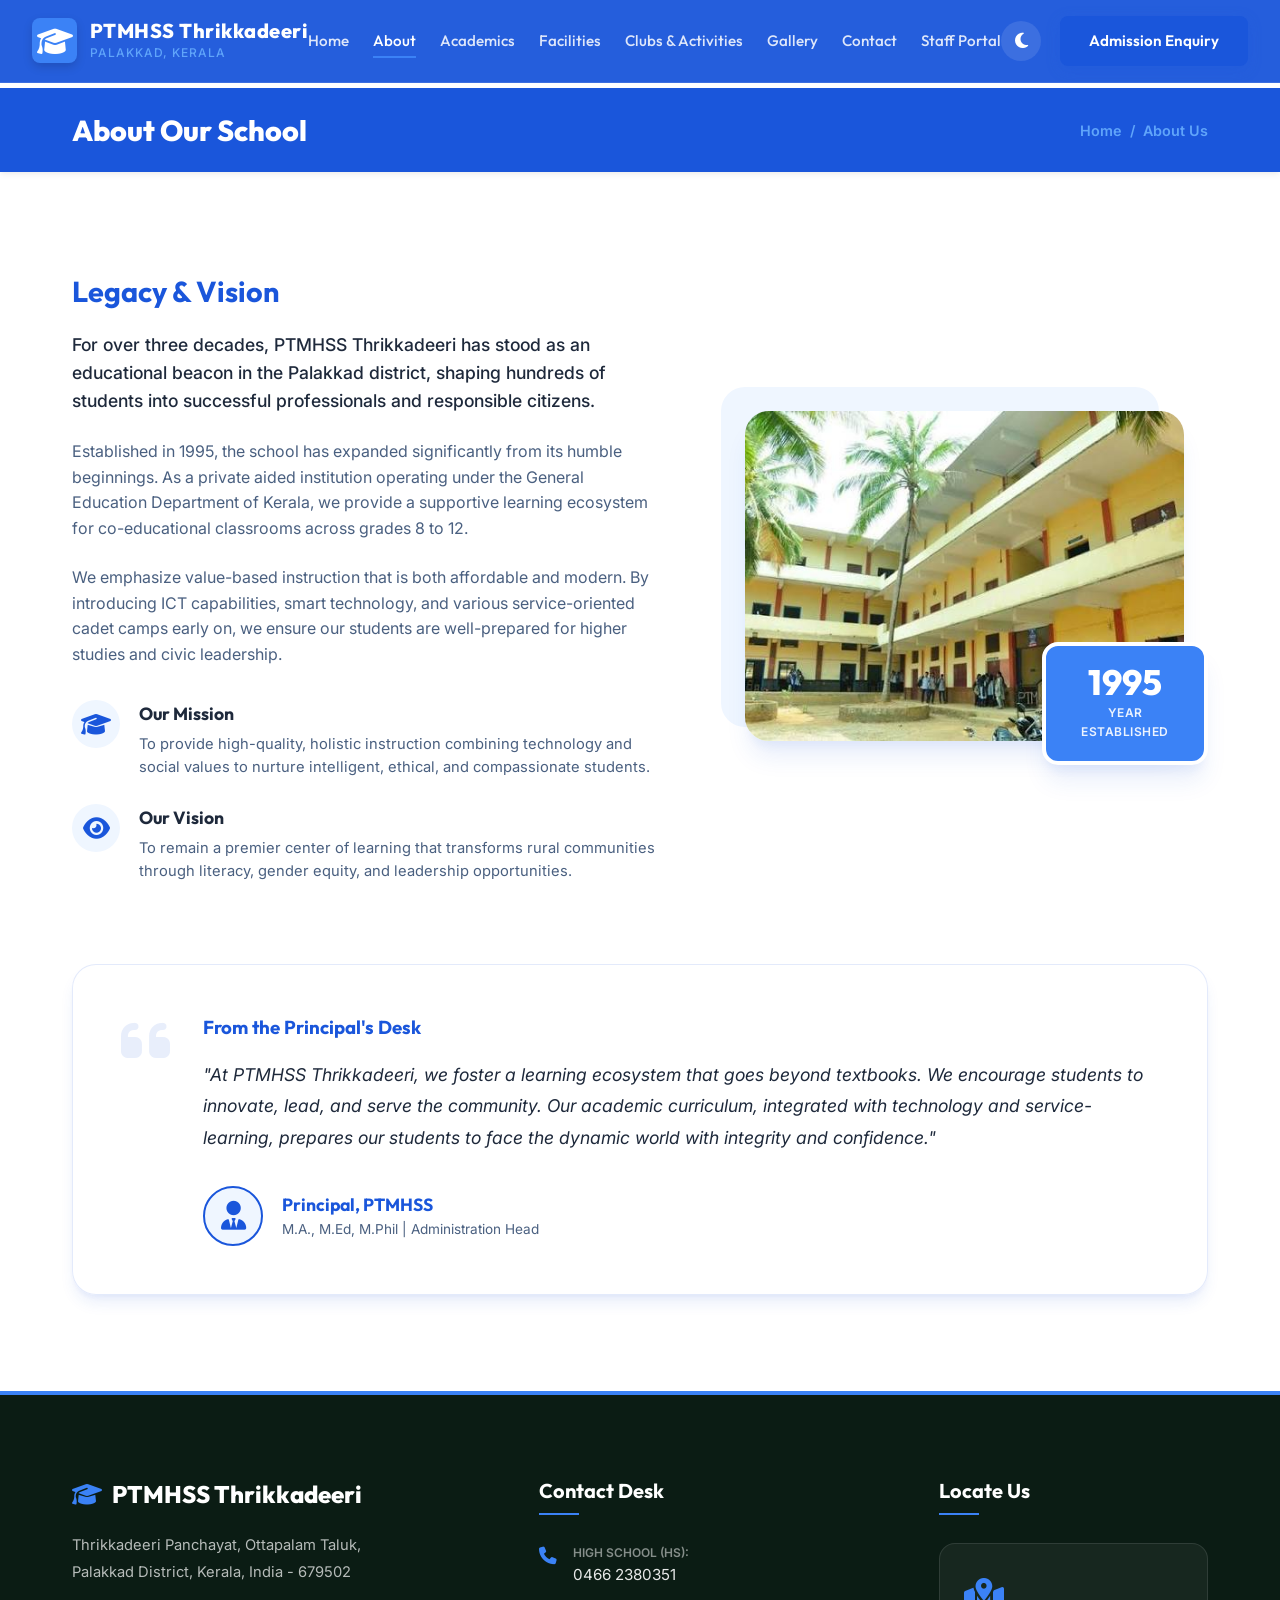
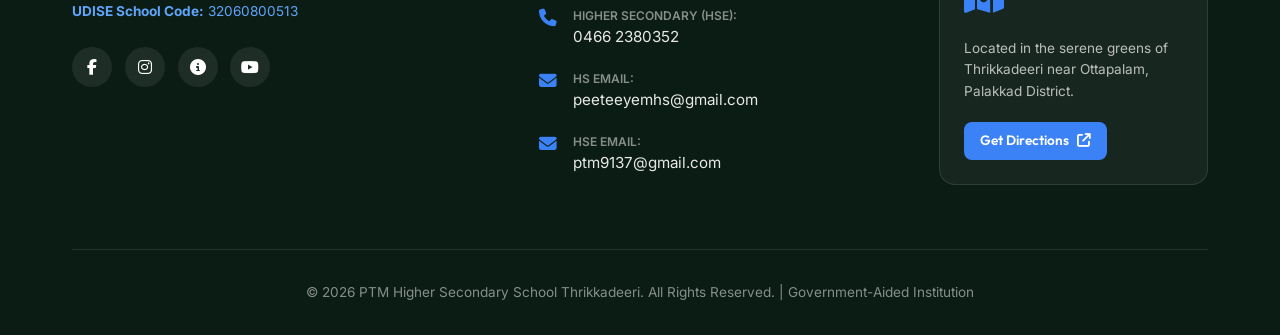
<file: about.html>
﻿<!DOCTYPE html>
<html lang="en">
<head>
    <meta charset="UTF-8">
    <meta name="viewport" content="width=device-width, initial-scale=1.0">

    <!-- ===== PRIMARY SEO ===== -->
    <title>About PTMHSS Thrikkadeeri | History, Vision &amp; Leadership | Palakkad School</title>
    <meta name="description" content="Discover the history, founding principles, vision, core values, and leadership of PTM Higher Secondary School (PTMHSS) Thrikkadeeri, Palakkad, Kerala. Established 1995.">
    <meta name="keywords" content="PTMHSS Thrikkadeeri history, PTM school about, school vision Palakkad, aided school Kerala history, Thrikkadeeri school leadership, PTMHSS principal">
    <meta name="author" content="PTMHSS Thrikkadeeri">
    <meta name="robots" content="index, follow">
    <link rel="canonical" href="https://ptmhss.in/about">

    <!-- ===== GEO / LOCAL SEO ===== -->
    <meta name="geo.region" content="IN-KL">
    <meta name="geo.placename" content="Thrikkadeeri, Palakkad, Kerala">

    <!-- ===== OPEN GRAPH ===== -->
    <meta property="og:type" content="website">
    <meta property="og:locale" content="en_IN">
    <meta property="og:site_name" content="PTMHSS Thrikkadeeri">
    <meta property="og:url" content="https://ptmhss.in/about">
    <meta property="og:title" content="About PTMHSS Thrikkadeeri | History, Vision &amp; Leadership">
    <meta property="og:description" content="Established in 1995, PTMHSS Thrikkadeeri has nurtured over 30 years of academic excellence in Palakkad, Kerala. Learn about our founding vision, values, and leadership.">
    <meta property="og:image" content="https://ptmhss.in/assets/hero.png">
    <meta property="og:image:alt" content="PTMHSS Thrikkadeeri Campus">

    <!-- ===== TWITTER CARD ===== -->
    <meta name="twitter:card" content="summary_large_image">
    <meta name="twitter:title" content="About PTMHSS Thrikkadeeri | History &amp; Vision">
    <meta name="twitter:description" content="30+ years of academic excellence. Learn about the history, vision, and leadership of PTMHSS Thrikkadeeri, Palakkad.">
    <meta name="twitter:image" content="https://ptmhss.in/assets/hero.png">

    <!-- ===== JSON-LD STRUCTURED DATA ===== -->
    <script type="application/ld+json">
    {
      "@context": "https://schema.org",
      "@graph": [
        {
          "@type": "AboutPage",
          "@id": "https://ptmhss.in/about",
          "url": "https://ptmhss.in/about",
          "name": "About PTMHSS Thrikkadeeri",
          "description": "History, vision, values, and leadership of PTM Higher Secondary School Thrikkadeeri.",
          "isPartOf": {"@id": "https://ptmhss.in/#website"},
          "about": {"@id": "https://ptmhss.in/#school"},
          "breadcrumb": {
            "@type": "BreadcrumbList",
            "itemListElement": [
              {"@type": "ListItem", "position": 1, "name": "Home", "item": "https://ptmhss.in/"},
              {"@type": "ListItem", "position": 2, "name": "About Us", "item": "https://ptmhss.in/about"}
            ]
          }
        }
      ]
    }
    </script>

    <!-- Google Fonts -->
    <link rel="preconnect" href="https://fonts.googleapis.com">
    <link rel="preconnect" href="https://fonts.gstatic.com" crossorigin>
    <link href="https://fonts.googleapis.com/css2?family=Inter:wght@300;400;500;600;700&family=Outfit:wght@400;500;600;700;800&display=swap" rel="stylesheet">

    <!-- FontAwesome Icons -->
    <link rel="stylesheet" href="https://cdnjs.cloudflare.com/ajax/libs/font-awesome/6.4.0/css/all.min.css">

    <!-- Main Style Sheet -->
    <link rel="stylesheet" href="index.css">
</head>
<body class="light-theme">
    
    <!-- Header / Navbar -->
    <header class="main-header" id="main-header">
        <div class="header-container">
            <a href="/" class="logo-area" id="header-logo-link">
                <div class="logo-icon">
                    <i class="fa-solid fa-graduation-cap"></i>
                </div>
                <div class="logo-text">
                    <span class="school-name">PTMHSS Thrikkadeeri</span>
                    <span class="school-tagline">Palakkad, Kerala</span>
                </div>
            </a>
            
            <nav class="nav-menu" id="nav-menu">
                <ul>
                    <li><a href="/" class="nav-link">Home</a></li>
                    <li><a href="/about" class="nav-link active">About</a></li>
                    <li><a href="/academics" class="nav-link">Academics</a></li>
                    <li><a href="/facilities" class="nav-link">Facilities</a></li>
                    <li><a href="/clubs" class="nav-link">Clubs & Activities</a></li>
                    <li><a href="/gallery" class="nav-link">Gallery</a></li>
                    <li><a href="/contact" class="nav-link">Contact</a></li>
                    <li><a href="/admin" class="nav-link">Staff Portal</a></li>
                </ul>
            </nav>

            <div class="header-actions">
                <button class="theme-toggle-btn" id="theme-toggle-btn" aria-label="Toggle dark/light theme">
                    <i class="fa-solid fa-moon"></i>
                </button>
                <a href="contact.html#enquiry" class="btn btn-primary btn-nav-action" id="nav-enquiry-btn">Admission Enquiry</a>
                <button class="mobile-nav-toggle" id="mobile-nav-toggle" aria-label="Toggle menu">
                    <i class="fa-solid fa-bars"></i>
                </button>
            </div>
        </div>
    </header>

    <!-- Mobile Nav Overlay -->
    <div class="mobile-menu-overlay" id="mobile-menu-overlay">
        <div class="mobile-menu-content">
            <button class="mobile-menu-close" id="mobile-menu-close" aria-label="Close menu">
                <i class="fa-solid fa-xmark"></i>
            </button>
            <nav class="mobile-nav">
                <ul>
                    <li><a href="/" class="mobile-nav-link">Home</a></li>
                    <li><a href="/about" class="mobile-nav-link">About</a></li>
                    <li><a href="/academics" class="mobile-nav-link">Academics</a></li>
                    <li><a href="/facilities" class="mobile-nav-link">Facilities</a></li>
                    <li><a href="/clubs" class="mobile-nav-link">Clubs & Activities</a></li>
                    <li><a href="/gallery" class="mobile-nav-link">Gallery</a></li>
                    <li><a href="/contact" class="mobile-nav-link">Contact</a></li>
                    <li><a href="/admin" class="mobile-nav-link">Staff Portal</a></li>
                </ul>
            </nav>
            <a href="contact.html#enquiry" class="btn btn-primary mobile-menu-cta" id="mobile-nav-enquiry-btn">Admission Enquiry</a>
        </div>
    </div>

    <main style="padding-top: 5.5rem;">
        
        <!-- Breadcrumb / Page Banner -->
        <section class="ticker-section" style="padding: 1.2rem 0; background-color: var(--clr-primary);">
            <div class="container" style="display: flex; justify-content: space-between; align-items: center; flex-wrap: wrap; gap: 0.5rem;">
                <h1 style="font-family: var(--font-heading); font-size: 1.8rem; font-weight: 800; color: #ffffff;">About Our School</h1>
                <span style="font-size: 0.9rem; color: var(--clr-accent); font-weight: 600;">
                    <a href="/" style="color: inherit; text-decoration: none;">Home</a> &nbsp;/&nbsp; About Us
                </span>
            </div>
        </section>

        <!-- About Core Section -->
        <section class="about-section section-padding">
            <div class="container">
                <div class="about-grid">
                    <div class="about-info-panel">
                        <h3>Legacy & Vision</h3>
                        <p class="lead-text">For over three decades, PTMHSS Thrikkadeeri has stood as an educational beacon in the Palakkad district, shaping hundreds of students into successful professionals and responsible citizens.</p>
                        <p>Established in 1995, the school has expanded significantly from its humble beginnings. As a private aided institution operating under the General Education Department of Kerala, we provide a supportive learning ecosystem for co-educational classrooms across grades 8 to 12.</p>
                        <p>We emphasize value-based instruction that is both affordable and modern. By introducing ICT capabilities, smart technology, and various service-oriented cadet camps early on, we ensure our students are well-prepared for higher studies and civic leadership.</p>
                        
                        <div class="about-values">
                            <div class="value-item">
                                <div class="value-icon"><i class="fa-solid fa-graduation-cap"></i></div>
                                <div class="value-text">
                                    <h4>Our Mission</h4>
                                    <p>To provide high-quality, holistic instruction combining technology and social values to nurture intelligent, ethical, and compassionate students.</p>
                                </div>
                            </div>
                            <div class="value-item">
                                <div class="value-icon"><i class="fa-solid fa-eye"></i></div>
                                <div class="value-text">
                                    <h4>Our Vision</h4>
                                    <p>To remain a premier center of learning that transforms rural communities through literacy, gender equity, and leadership opportunities.</p>
                                </div>
                            </div>
                        </div>
                    </div>
                    
                    <div class="about-image-panel">
                        <div class="image-wrapper">
                            <div class="glass-bg-accent"></div>
                            <img src="assets/hero.png" alt="PTMHSS Campus Building surrounded by coconut palms" class="about-main-image">
                            <div class="floating-badge">
                                <span class="badge-num">1995</span>
                                <span class="badge-lbl">Year Established</span>
                            </div>
                        </div>
                    </div>
                </div>

                <!-- Principal Desk Card -->
                <div class="principal-message-card">
                    <div class="message-quote-icon"><i class="fa-solid fa-quote-left"></i></div>
                    <div class="message-content">
                        <h3 style="font-family: var(--font-heading); color: var(--clr-primary); margin-bottom: 1rem;">From the Principal's Desk</h3>
                        <p class="principal-quote">"At PTMHSS Thrikkadeeri, we foster a learning ecosystem that goes beyond textbooks. We encourage students to innovate, lead, and serve the community. Our academic curriculum, integrated with technology and service-learning, prepares our students to face the dynamic world with integrity and confidence."</p>
                        <div class="principal-profile">
                            <div class="principal-avatar">
                                <i class="fa-solid fa-user-tie"></i>
                            </div>
                            <div class="principal-details">
                                <span class="p-name">Principal, PTMHSS</span>
                                <span class="p-title">M.A., M.Ed, M.Phil | Administration Head</span>
                            </div>
                        </div>
                    </div>
                </div>
            </div>
        </section>

    </main>

    <!-- Footer -->
    <footer class="site-footer" id="contact">
        <div class="container">
            <div class="footer-grid">
                <!-- Address Area -->
                <div class="footer-widget address-widget">
                    <div class="footer-logo">
                        <i class="fa-solid fa-graduation-cap"></i>
                        <span>PTMHSS Thrikkadeeri</span>
                    </div>
                    <p class="school-address">
                        Thrikkadeeri Panchayat, Ottapalam Taluk,<br>
                        Palakkad District, Kerala, India - 679502
                    </p>
                    <p class="udise-code">
                        <strong>UDISE School Code:</strong> 32060800513
                    </p>
                    <div class="social-links">
                        <a href="#" aria-label="Facebook"><i class="fa-brands fa-facebook-f"></i></a>
                        <a href="https://www.instagram.com/ptmhss_trikkaderi_official/" target="_blank" rel="noopener noreferrer" aria-label="Instagram"><i class="fa-brands fa-instagram"></i></a>
                        <a href="https://schoolwiki.in/PTM_HSS_Thrikkadeeri" target="_blank" aria-label="SchoolWiki"><i class="fa-solid fa-circle-info"></i></a>
                        <a href="#" aria-label="YouTube"><i class="fa-brands fa-youtube"></i></a>
                    </div>
                </div>

                <!-- Contact details -->
                <div class="footer-widget contact-widget">
                    <h3>Contact Desk</h3>
                    <div class="contact-links">
                        <div class="contact-row">
                            <i class="fa-solid fa-phone"></i>
                            <div>
                                <span>High School (HS):</span>
                                <a href="tel:04662380351">0466 2380351</a>
                            </div>
                        </div>
                        <div class="contact-row">
                            <i class="fa-solid fa-phone"></i>
                            <div>
                                <span>Higher Secondary (HSE):</span>
                                <a href="tel:04662380352">0466 2380352</a>
                            </div>
                        </div>
                        <div class="contact-row">
                            <i class="fa-solid fa-envelope"></i>
                            <div>
                                <span>HS Email:</span>
                                <a href="mailto:peeteeyemhs@gmail.com">peeteeyemhs@gmail.com</a>
                            </div>
                        </div>
                        <div class="contact-row">
                            <i class="fa-solid fa-envelope"></i>
                            <div>
                                <span>HSE Email:</span>
                                <a href="mailto:ptm9137@gmail.com">ptm9137@gmail.com</a>
                            </div>
                        </div>
                    </div>
                </div>

                <!-- Map / Quick Links -->
                <div class="footer-widget links-widget">
                    <h3>Locate Us</h3>
                    <div class="map-card">
                        <div class="map-icon">
                            <i class="fa-solid fa-map-location-dot"></i>
                        </div>
                        <p>Located in the serene greens of Thrikkadeeri near Ottapalam, Palakkad District.</p>
                        <a href="https://maps.google.com/?q=PTM+HSS+Thrikkadeeri+Palakkad+Kerala" target="_blank" class="map-btn">
                            Get Directions <i class="fa-solid fa-arrow-up-right-from-square"></i>
                        </a>
                    </div>
                </div>
            </div>

            <div class="footer-bottom">
                <p>&copy; 2026 PTM Higher Secondary School Thrikkadeeri. All Rights Reserved. | Government-Aided Institution</p>
            </div>
        </div>
    </footer>

    <!-- Main JavaScript -->
    <script src="index.js"></script>
</body>
</html>
</file>
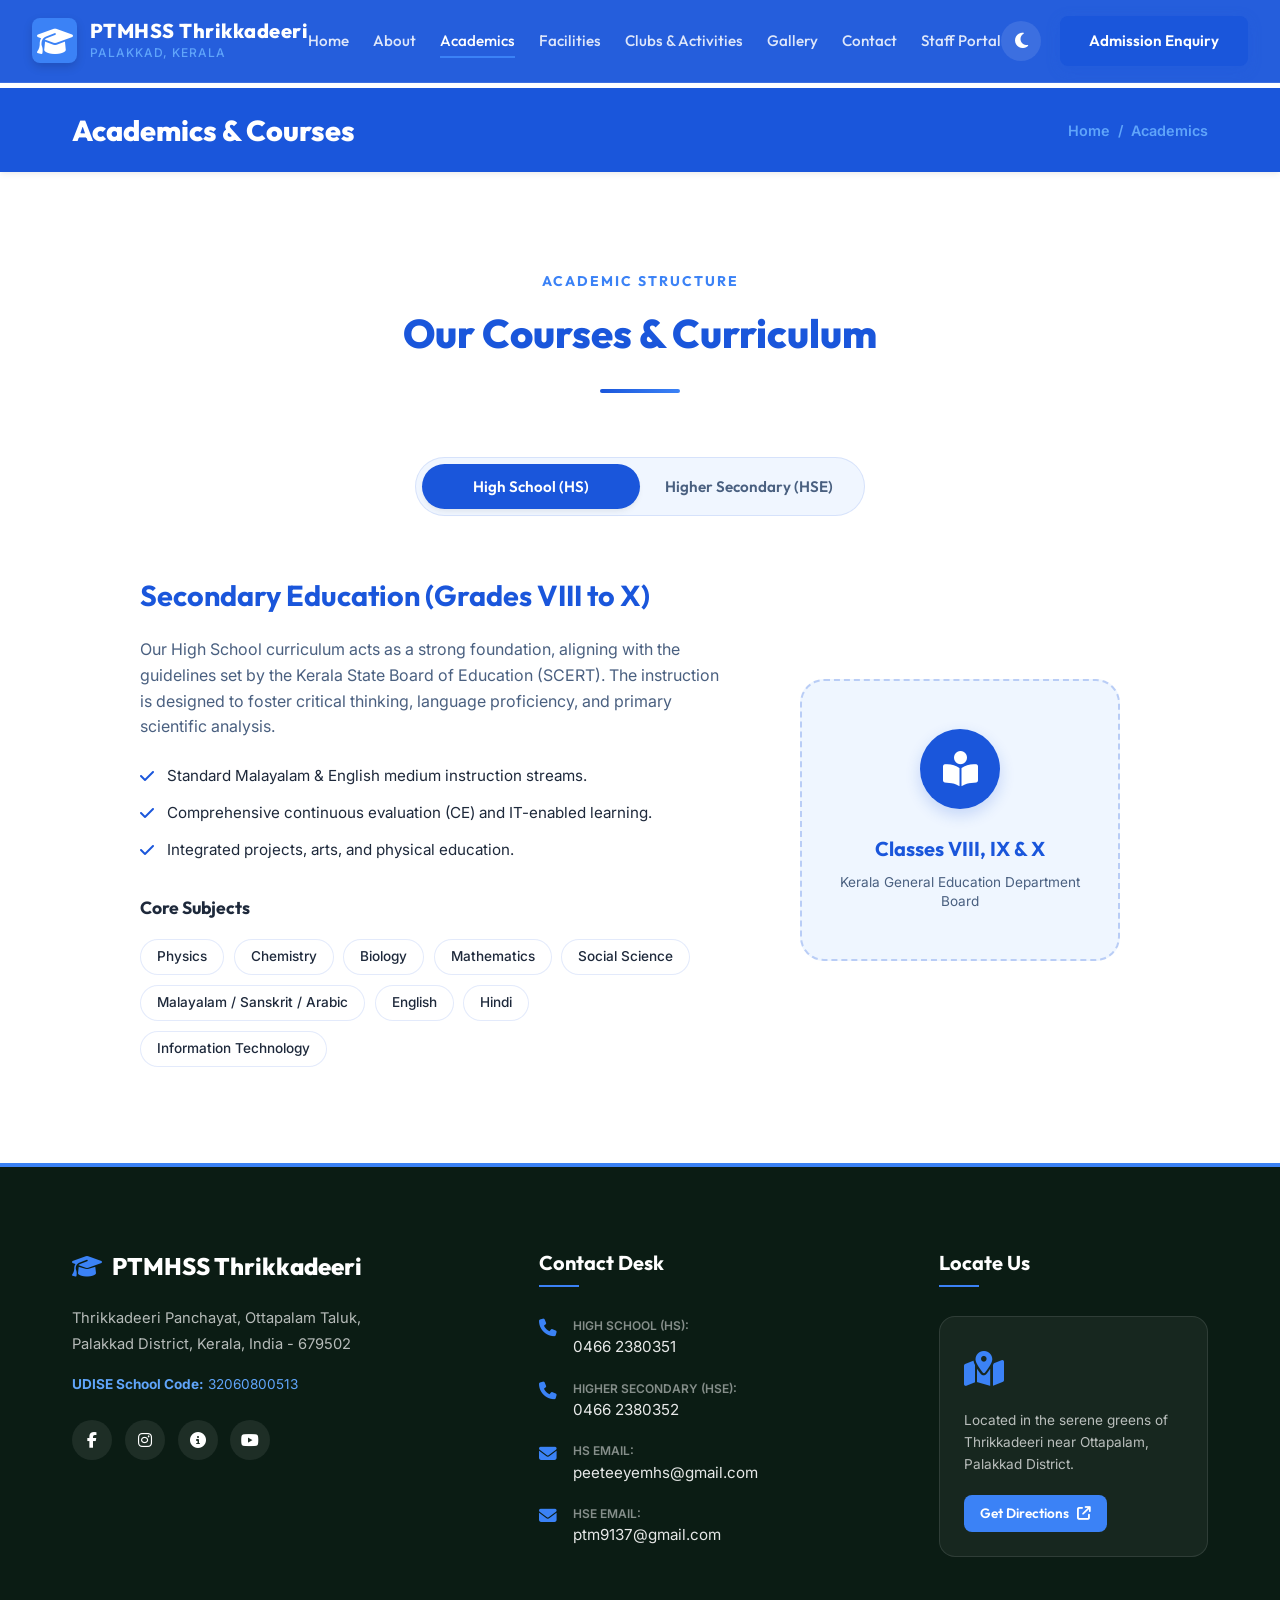
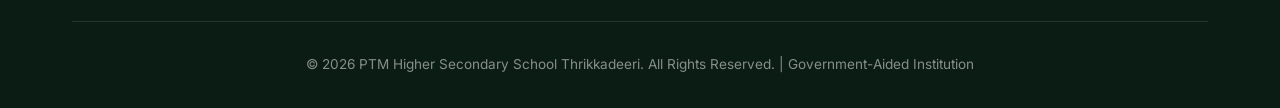
<file: academics.html>
﻿<!DOCTYPE html>
<html lang="en">

<head>
    <meta charset="UTF-8">
    <meta name="viewport" content="width=device-width, initial-scale=1.0">

    <!-- ===== PRIMARY SEO ===== -->
    <title>Academics &amp; Courses | Science &amp; Commerce Streams | PTMHSS Thrikkadeeri Palakkad</title>
    <meta name="description" content="Explore High School (Classes 8-10) and Higher Secondary (Science &amp; Commerce, Classes 11-12) academic streams, subjects, and curriculum at PTMHSS Thrikkadeeri, Palakkad, Kerala State Board.">
    <meta name="keywords" content="PTMHSS academics, Higher Secondary Science Palakkad, HSS Commerce Palakkad, Kerala state board curriculum, classes 8 to 12 Palakkad, DHSE Kerala, SCERT curriculum Thrikkadeeri">
    <meta name="author" content="PTMHSS Thrikkadeeri">
    <meta name="robots" content="index, follow">
    <link rel="canonical" href="https://ptmhss.in/academics">

    <!-- ===== GEO ===== -->
    <meta name="geo.region" content="IN-KL">
    <meta name="geo.placename" content="Thrikkadeeri, Palakkad, Kerala">

    <!-- ===== OPEN GRAPH ===== -->
    <meta property="og:type" content="website">
    <meta property="og:locale" content="en_IN">
    <meta property="og:site_name" content="PTMHSS Thrikkadeeri">
    <meta property="og:url" content="https://ptmhss.in/academics">
    <meta property="og:title" content="Academics | Science &amp; Commerce Streams | PTMHSS Thrikkadeeri">
    <meta property="og:description" content="PTMHSS Thrikkadeeri offers Kerala State Board High School (Gr. 8-10) and Higher Secondary Science &amp; Commerce (Gr. 11-12) streams with rigorous academics and expert faculty.">
    <meta property="og:image" content="https://ptmhss.in/assets/hero.png">
    <meta property="og:image:alt" content="PTMHSS Thrikkadeeri Academics">

    <!-- ===== TWITTER CARD ===== -->
    <meta name="twitter:card" content="summary_large_image">
    <meta name="twitter:title" content="Academics | PTMHSS Thrikkadeeri Palakkad">
    <meta name="twitter:description" content="Kerala State Board High School &amp; Higher Secondary (Science, Commerce) streams at PTMHSS Thrikkadeeri, Palakkad.">
    <meta name="twitter:image" content="https://ptmhss.in/assets/hero.png">

    <!-- ===== JSON-LD STRUCTURED DATA ===== -->
    <script type="application/ld+json">
    {
      "@context": "https://schema.org",
      "@graph": [
        {
          "@type": "WebPage",
          "@id": "https://ptmhss.in/academics",
          "url": "https://ptmhss.in/academics",
          "name": "Academics & Courses | PTMHSS Thrikkadeeri",
          "description": "High School and Higher Secondary academic streams at PTMHSS Thrikkadeeri.",
          "isPartOf": {"@id": "https://ptmhss.in/#website"},
          "breadcrumb": {
            "@type": "BreadcrumbList",
            "itemListElement": [
              {"@type": "ListItem", "position": 1, "name": "Home", "item": "https://ptmhss.in/"},
              {"@type": "ListItem", "position": 2, "name": "Academics", "item": "https://ptmhss.in/academics"}
            ]
          }
        },
        {
          "@type": "Course",
          "name": "Higher Secondary Science Stream",
          "description": "Kerala DHSE Science stream with Physics, Chemistry, Biology, Mathematics for classes XI & XII at PTMHSS Thrikkadeeri.",
          "provider": {"@id": "https://ptmhss.in/#school"},
          "educationalLevel": "Higher Secondary",
          "hasCourseInstance": {"@type": "CourseInstance", "courseMode": "Onsite", "location": {"@type": "Place", "name": "PTMHSS Thrikkadeeri, Palakkad"}}
        },
        {
          "@type": "Course",
          "name": "Higher Secondary Commerce Stream",
          "description": "Kerala DHSE Commerce stream with Accountancy, Business Studies, Economics, Computer Applications for classes XI & XII at PTMHSS Thrikkadeeri.",
          "provider": {"@id": "https://ptmhss.in/#school"},
          "educationalLevel": "Higher Secondary",
          "hasCourseInstance": {"@type": "CourseInstance", "courseMode": "Onsite", "location": {"@type": "Place", "name": "PTMHSS Thrikkadeeri, Palakkad"}}
        }
      ]
    }
    </script>

    <!-- Google Fonts -->
    <link rel="preconnect" href="https://fonts.googleapis.com">
    <link rel="preconnect" href="https://fonts.gstatic.com" crossorigin>
    <link href="https://fonts.googleapis.com/css2?family=Inter:wght@300;400;500;600;700&family=Outfit:wght@400;500;600;700;800&display=swap" rel="stylesheet">

    <!-- FontAwesome Icons -->
    <link rel="stylesheet" href="https://cdnjs.cloudflare.com/ajax/libs/font-awesome/6.4.0/css/all.min.css">

    <!-- Main Style Sheet -->
    <link rel="stylesheet" href="index.css">
</head>

<body class="light-theme">

    <!-- Header / Navbar -->
    <header class="main-header" id="main-header">
        <div class="header-container">
            <a href="/" class="logo-area" id="header-logo-link">
                <div class="logo-icon">
                    <i class="fa-solid fa-graduation-cap"></i>
                </div>
                <div class="logo-text">
                    <span class="school-name">PTMHSS Thrikkadeeri</span>
                    <span class="school-tagline">Palakkad, Kerala</span>
                </div>
            </a>

            <nav class="nav-menu" id="nav-menu">
                <ul>
                    <li><a href="/" class="nav-link">Home</a></li>
                    <li><a href="/about" class="nav-link">About</a></li>
                    <li><a href="/academics" class="nav-link active">Academics</a></li>
                    <li><a href="/facilities" class="nav-link">Facilities</a></li>
                    <li><a href="/clubs" class="nav-link">Clubs & Activities</a></li>
                    <li><a href="/gallery" class="nav-link">Gallery</a></li>
                    <li><a href="/contact" class="nav-link">Contact</a></li>
                    <li><a href="/admin" class="nav-link">Staff Portal</a></li>
                </ul>
            </nav>

            <div class="header-actions">
                <button class="theme-toggle-btn" id="theme-toggle-btn" aria-label="Toggle dark/light theme">
                    <i class="fa-solid fa-moon"></i>
                </button>
                <a href="contact.html#enquiry" class="btn btn-primary btn-nav-action" id="nav-enquiry-btn">Admission
                    Enquiry</a>
                <button class="mobile-nav-toggle" id="mobile-nav-toggle" aria-label="Toggle menu">
                    <i class="fa-solid fa-bars"></i>
                </button>
            </div>
        </div>
    </header>

    <!-- Mobile Nav Overlay -->
    <div class="mobile-menu-overlay" id="mobile-menu-overlay">
        <div class="mobile-menu-content">
            <button class="mobile-menu-close" id="mobile-menu-close" aria-label="Close menu">
                <i class="fa-solid fa-xmark"></i>
            </button>
            <nav class="mobile-nav">
                <ul>
                    <li><a href="/" class="mobile-nav-link">Home</a></li>
                    <li><a href="/about" class="mobile-nav-link">About</a></li>
                    <li><a href="/academics" class="mobile-nav-link">Academics</a></li>
                    <li><a href="/facilities" class="mobile-nav-link">Facilities</a></li>
                    <li><a href="/clubs" class="mobile-nav-link">Clubs & Activities</a></li>
                    <li><a href="/gallery" class="mobile-nav-link">Gallery</a></li>
                    <li><a href="/contact" class="mobile-nav-link">Contact</a></li>
                    <li><a href="/admin" class="mobile-nav-link">Staff Portal</a></li>
                </ul>
            </nav>
            <a href="contact.html#enquiry" class="btn btn-primary mobile-menu-cta" id="mobile-nav-enquiry-btn">Admission
                Enquiry</a>
        </div>
    </div>

    <main style="padding-top: 5.5rem;">

        <!-- Page Banner -->
        <section class="ticker-section" style="padding: 1.2rem 0; background-color: var(--clr-primary);">
            <div class="container"
                style="display: flex; justify-content: space-between; align-items: center; flex-wrap: wrap; gap: 0.5rem;">
                <h1 style="font-family: var(--font-heading); font-size: 1.8rem; font-weight: 800; color: #ffffff;">
                    Academics & Courses</h1>
                <span style="font-size: 0.9rem; color: var(--clr-accent); font-weight: 600;">
                    <a href="/" style="color: inherit; text-decoration: none;">Home</a> &nbsp;/&nbsp; Academics
                </span>
            </div>
        </section>

        <!-- Academics Section -->
        <section class="academics-section section-padding">
            <div class="container">
                <div class="section-header text-center">
                    <span class="subtitle">Academic Structure</span>
                    <h2 class="section-title">Our Courses & Curriculum</h2>
                    <div class="divider"></div>
                </div>

                <div class="academics-tabs-container">
                    <div class="academics-tabs">
                        <button class="tab-btn active" data-tab="high-school" id="tab-hs-btn">High School (HS)</button>
                        <button class="tab-btn" data-tab="higher-secondary" id="tab-hse-btn">Higher Secondary
                            (HSE)</button>
                    </div>

                    <div class="tab-content active" id="high-school">
                        <div class="academics-grid">
                            <div class="academics-info">
                                <h3>Secondary Education (Grades VIII to X)</h3>
                                <p>Our High School curriculum acts as a strong foundation, aligning with the guidelines
                                    set by the Kerala State Board of Education (SCERT). The instruction is designed to
                                    foster critical thinking, language proficiency, and primary scientific analysis.</p>
                                <ul class="features-list">
                                    <li><i class="fa-solid fa-check"></i> Standard Malayalam & English medium
                                        instruction streams.</li>
                                    <li><i class="fa-solid fa-check"></i> Comprehensive continuous evaluation (CE) and
                                        IT-enabled learning.</li>
                                    <li><i class="fa-solid fa-check"></i> Integrated projects, arts, and physical
                                        education.</li>
                                </ul>
                                <div class="stream-subjects">
                                    <h4>Core Subjects</h4>
                                    <div class="subject-tags">
                                        <span class="subject-tag">Physics</span>
                                        <span class="subject-tag">Chemistry</span>
                                        <span class="subject-tag">Biology</span>
                                        <span class="subject-tag">Mathematics</span>
                                        <span class="subject-tag">Social Science</span>
                                        <span class="subject-tag">Malayalam / Sanskrit / Arabic</span>
                                        <span class="subject-tag">English</span>
                                        <span class="subject-tag">Hindi</span>
                                        <span class="subject-tag">Information Technology</span>
                                    </div>
                                </div>
                            </div>
                            <div class="academics-graphic">
                                <div class="academic-icon-card">
                                    <div class="icon-circle"><i class="fa-solid fa-book-open-reader"></i></div>
                                    <h4>Classes VIII, IX & X</h4>
                                    <p>Kerala General Education Department Board</p>
                                </div>
                            </div>
                        </div>
                    </div>

                    <div class="tab-content" id="higher-secondary">
                        <div class="academics-grid">
                            <div class="academics-info">
                                <h3>Higher Secondary Education (Grades XI & XII)</h3>
                                <p>PTMHSS offers specialized streams under the Kerala Higher Secondary Directorate.
                                    These programs are tailored for students aiming for advanced degree programs in
                                    medical, engineering, research, and financial domains.</p>

                                <div class="stream-boxes">
                                    <div class="stream-box">
                                        <div class="stream-header">
                                            <i class="fa-solid fa-flask"></i>
                                            <span>Science Stream</span>
                                        </div>
                                        <p>Focuses on experimental sciences and analytical mathematical systems.</p>
                                        <span class="stream-sub">Physics, Chemistry, Biology, Mathematics</span>
                                    </div>
                                    <div class="stream-box">
                                        <div class="stream-header">
                                            <i class="fa-solid fa-coins"></i>
                                            <span>Commerce Stream</span>
                                        </div>
                                        <p>Deals with financial practices, enterprise structures, and computing.</p>
                                        <span class="stream-sub">Accountancy, Business Studies, Economics, Computer
                                            Applications</span>
                                    </div>

                                </div>
                            </div>
                            <div class="academics-graphic">
                                <div class="academic-icon-card">
                                    <div class="icon-circle"><i class="fa-solid fa-building-columns"></i></div>
                                    <h4>Classes XI & XII</h4>
                                    <p>Kerala Directorate of Higher Secondary Education (DHSE)</p>
                                </div>
                            </div>
                        </div>
                    </div>
                </div>
            </div>
        </section>

    </main>

    <!-- Footer -->
    <footer class="site-footer" id="contact">
        <div class="container">
            <div class="footer-grid">
                <!-- Address Area -->
                <div class="footer-widget address-widget">
                    <div class="footer-logo">
                        <i class="fa-solid fa-graduation-cap"></i>
                        <span>PTMHSS Thrikkadeeri</span>
                    </div>
                    <p class="school-address">
                        Thrikkadeeri Panchayat, Ottapalam Taluk,<br>
                        Palakkad District, Kerala, India - 679502
                    </p>
                    <p class="udise-code">
                        <strong>UDISE School Code:</strong> 32060800513
                    </p>
                    <div class="social-links">
                        <a href="#" aria-label="Facebook"><i class="fa-brands fa-facebook-f"></i></a>
                        <a href="https://www.instagram.com/ptmhss_trikkaderi_official/" target="_blank" rel="noopener noreferrer" aria-label="Instagram"><i class="fa-brands fa-instagram"></i></a>
                        <a href="https://schoolwiki.in/PTM_HSS_Thrikkadeeri" target="_blank" aria-label="SchoolWiki"><i class="fa-solid fa-circle-info"></i></a>
                        <a href="#" aria-label="YouTube"><i class="fa-brands fa-youtube"></i></a>
                    </div>
                </div>

                <!-- Contact details -->
                <div class="footer-widget contact-widget">
                    <h3>Contact Desk</h3>
                    <div class="contact-links">
                        <div class="contact-row">
                            <i class="fa-solid fa-phone"></i>
                            <div>
                                <span>High School (HS):</span>
                                <a href="tel:04662380351">0466 2380351</a>
                            </div>
                        </div>
                        <div class="contact-row">
                            <i class="fa-solid fa-phone"></i>
                            <div>
                                <span>Higher Secondary (HSE):</span>
                                <a href="tel:04662380352">0466 2380352</a>
                            </div>
                        </div>
                        <div class="contact-row">
                            <i class="fa-solid fa-envelope"></i>
                            <div>
                                <span>HS Email:</span>
                                <a href="mailto:peeteeyemhs@gmail.com">peeteeyemhs@gmail.com</a>
                            </div>
                        </div>
                        <div class="contact-row">
                            <i class="fa-solid fa-envelope"></i>
                            <div>
                                <span>HSE Email:</span>
                                <a href="mailto:ptm9137@gmail.com">ptm9137@gmail.com</a>
                            </div>
                        </div>
                    </div>
                </div>

                <!-- Map / Quick Links -->
                <div class="footer-widget links-widget">
                    <h3>Locate Us</h3>
                    <div class="map-card">
                        <div class="map-icon">
                            <i class="fa-solid fa-map-location-dot"></i>
                        </div>
                        <p>Located in the serene greens of Thrikkadeeri near Ottapalam, Palakkad District.</p>
                        <a href="https://maps.google.com/?q=PTM+HSS+Thrikkadeeri+Palakkad+Kerala" target="_blank"
                            class="map-btn">
                            Get Directions <i class="fa-solid fa-arrow-up-right-from-square"></i>
                        </a>
                    </div>
                </div>
            </div>

            <div class="footer-bottom">
                <p>&copy; 2026 PTM Higher Secondary School Thrikkadeeri. All Rights Reserved. | Government-Aided
                    Institution</p>
            </div>
        </div>
    </footer>

    <!-- Main JavaScript -->
    <script src="index.js"></script>
</body>

</html>
</file>
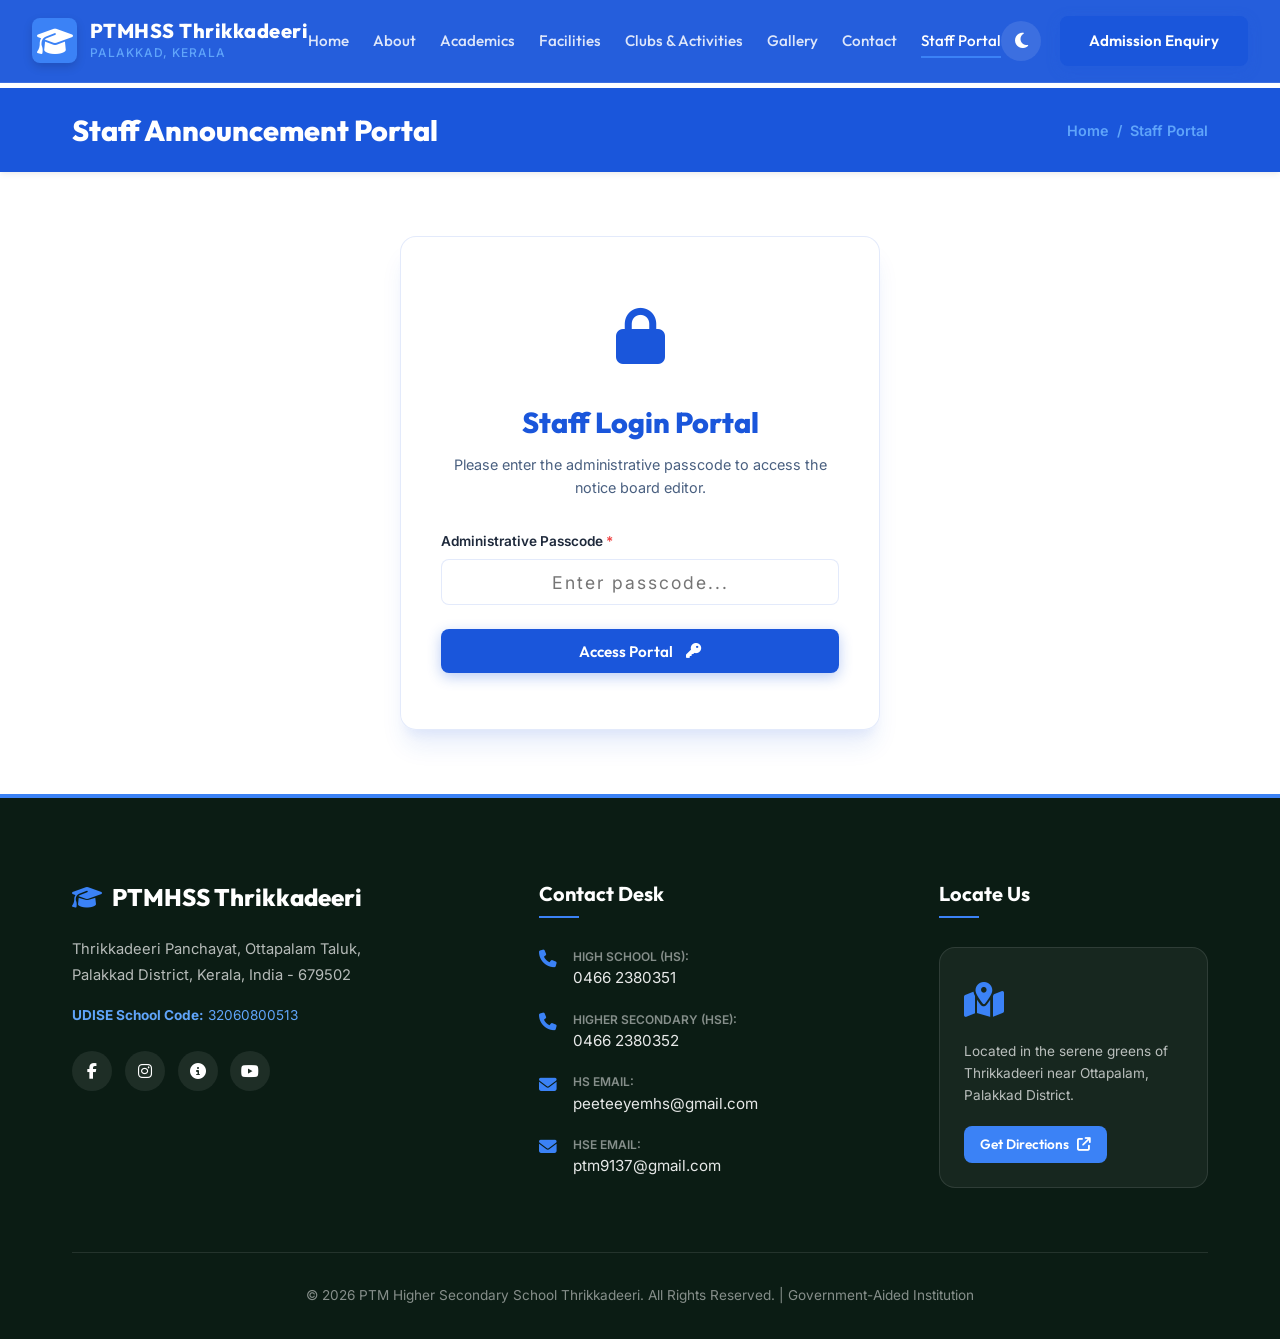
<file: admin.html>
﻿<!DOCTYPE html>
<html lang="en">
<head>
    <meta charset="UTF-8">
    <meta name="viewport" content="width=device-width, initial-scale=1.0">
    <title>Staff Portal | PTMHSS Thrikkadeeri</title>
    <meta name="description" content="Administration portal for PTMHSS Thrikkadeeri to upload, modify, and delete school announcements on the notice board.">
    
    <!-- Google Fonts -->
    <link rel="preconnect" href="https://fonts.googleapis.com">
    <link rel="preconnect" href="https://fonts.gstatic.com" crossorigin>
    <link href="https://fonts.googleapis.com/css2?family=Inter:wght@300;400;500;600;700&family=Outfit:wght@400;500;600;700;800&display=swap" rel="stylesheet">
    
    <!-- FontAwesome Icons -->
    <link rel="stylesheet" href="https://cdnjs.cloudflare.com/ajax/libs/font-awesome/6.4.0/css/all.min.css">
    
    <!-- Main Style Sheet -->
    <link rel="stylesheet" href="index.css">
</head>
<body class="light-theme">
    
    <!-- Header / Navbar -->
    <header class="main-header" id="main-header">
        <div class="header-container">
            <a href="/" class="logo-area" id="header-logo-link">
                <div class="logo-icon">
                    <i class="fa-solid fa-graduation-cap"></i>
                </div>
                <div class="logo-text">
                    <span class="school-name">PTMHSS Thrikkadeeri</span>
                    <span class="school-tagline">Palakkad, Kerala</span>
                </div>
            </a>
            
            <nav class="nav-menu" id="nav-menu">
                <ul>
                    <li><a href="/" class="nav-link">Home</a></li>
                    <li><a href="/about" class="nav-link">About</a></li>
                    <li><a href="/academics" class="nav-link">Academics</a></li>
                    <li><a href="/facilities" class="nav-link">Facilities</a></li>
                    <li><a href="/clubs" class="nav-link">Clubs & Activities</a></li>
                    <li><a href="/gallery" class="nav-link">Gallery</a></li>
                    <li><a href="/contact" class="nav-link">Contact</a></li>
                    <li><a href="/admin" class="nav-link active">Staff Portal</a></li>
                </ul>
            </nav>

            <div class="header-actions">
                <button class="theme-toggle-btn" id="theme-toggle-btn" aria-label="Toggle dark/light theme">
                    <i class="fa-solid fa-moon"></i>
                </button>
                <a href="contact.html#enquiry" class="btn btn-primary btn-nav-action" id="nav-enquiry-btn">Admission Enquiry</a>
                <button class="mobile-nav-toggle" id="mobile-nav-toggle" aria-label="Toggle menu">
                    <i class="fa-solid fa-bars"></i>
                </button>
            </div>
        </div>
    </header>

    <!-- Mobile Nav Overlay -->
    <div class="mobile-menu-overlay" id="mobile-menu-overlay">
        <div class="mobile-menu-content">
            <button class="mobile-menu-close" id="mobile-menu-close" aria-label="Close menu">
                <i class="fa-solid fa-xmark"></i>
            </button>
            <nav class="mobile-nav">
                <ul>
                    <li><a href="/" class="mobile-nav-link">Home</a></li>
                    <li><a href="/about" class="mobile-nav-link">About</a></li>
                    <li><a href="/academics" class="mobile-nav-link">Academics</a></li>
                    <li><a href="/facilities" class="mobile-nav-link">Facilities</a></li>
                    <li><a href="/clubs" class="mobile-nav-link">Clubs & Activities</a></li>
                    <li><a href="/gallery" class="mobile-nav-link">Gallery</a></li>
                    <li><a href="/contact" class="mobile-nav-link">Contact</a></li>
                    <li><a href="/admin" class="mobile-nav-link">Staff Portal</a></li>
                </ul>
            </nav>
            <a href="contact.html#enquiry" class="btn btn-primary mobile-menu-cta" id="mobile-nav-enquiry-btn">Admission Enquiry</a>
        </div>
    </div>

    <main style="padding-top: 5.5rem;">
        
        <!-- Page Banner -->
        <section class="ticker-section" style="padding: 1.2rem 0; background-color: var(--clr-primary);">
            <div class="container" style="display: flex; justify-content: space-between; align-items: center; flex-wrap: wrap; gap: 0.5rem;">
                <h1 style="font-family: var(--font-heading); font-size: 1.8rem; font-weight: 800; color: #ffffff;">Staff Announcement Portal</h1>
                <span style="font-size: 0.9rem; color: var(--clr-accent); font-weight: 600;">
                    <a href="/" style="color: inherit; text-decoration: none;">Home</a> &nbsp;/&nbsp; Staff Portal
                </span>
            </div>
        </section>

        <!-- Passcode Login Overlay -->
        <div id="admin-login-overlay">
            <div class="container" style="display: flex; justify-content: center; align-items: center; min-height: 60vh; padding: 4rem 2rem;">
                <div class="enquiry-card" style="grid-template-columns: 1fr; max-width: 480px; width: 100%; border-radius: var(--border-radius-md);">
                    <div class="enquiry-form-wrapper" style="padding: 3.5rem 2.5rem; text-align: center; width: 100%;">
                        <div style="font-size: 3.5rem; color: var(--clr-primary); margin-bottom: 1rem;">
                            <i class="fa-solid fa-lock"></i>
                        </div>
                        <h2 style="font-family: var(--font-heading); font-size: 1.8rem; font-weight: 800; color: var(--clr-primary); margin-bottom: 0.5rem;">Staff Login Portal</h2>
                        <p style="color: var(--clr-text-muted); font-size: 0.9rem; margin-bottom: 2rem;">Please enter the administrative passcode to access the notice board editor.</p>
                        
                        <div class="upload-success-msg" id="admin-login-error" style="display: none; background-color: #fef2f2; color: #ef4444; border-color: #fca5a5; margin-bottom: 1.5rem; text-align: left; padding: 0.8rem 1rem; font-size: 0.85rem;">
                            <i class="fa-solid fa-triangle-exclamation" style="margin-right: 0.4rem;"></i>
                            <span>Incorrect passcode. Please try again.</span>
                        </div>

                        <form id="admin-login-form" novalidate>
                            <div class="form-group" style="text-align: left;">
                                <label for="admin-passcode">Administrative Passcode <span class="required">*</span></label>
                                <input type="password" id="admin-passcode" required placeholder="Enter passcode..." style="text-align: center; font-size: 1.1rem; letter-spacing: 2px;">
                            </div>
                            <button type="submit" class="btn btn-primary btn-block" style="margin-top: 1.5rem;">
                                Access Portal <i class="fa-solid fa-key" style="margin-left: 0.3rem;"></i>
                            </button>
                        </form>
                    </div>
                </div>
            </div>
        </div>

        <!-- Admin Dashboard Panel (Secured) -->
        <div id="admin-dashboard" class="hidden">
            <section class="section-padding">
                <div class="container">
                    <div class="section-header text-center">
                        <span class="subtitle">Management Panel</span>
                        <h2 class="section-title">Compose & Manage Announcements</h2>
                        <p class="header-para">Upload school news, circulars, or emergency alerts that instantly cycle in the live announcements ticker on the Home page.</p>
                        <div class="divider"></div>
                    </div>

                    <div class="admin-grid">
                        <!-- Compose Card -->
                        <div class="enquiry-card" style="grid-template-columns: 1fr; border-radius: var(--border-radius-md);">
                            <div class="enquiry-form-wrapper" style="padding: 2.5rem;">
                                <h3 style="font-size: 1.5rem; margin-bottom: 1.5rem;"><i class="fa-solid fa-pen-to-square"></i> Compose Announcement</h3>
                                
                                <!-- Success Notice -->
                                <div class="upload-success-msg" id="upload-success-msg">
                                    <i class="fa-solid fa-circle-check"></i>
                                    <span>Announcement published successfully!</span>
                                </div>

                                <form id="upload-announcement-form" novalidate>
                                    <div class="form-group">
                                        <label for="announcement-text">Announcement Message <span class="required">*</span></label>
                                        <textarea id="announcement-text" rows="5" required placeholder="Type the school notice or alert here..."></textarea>
                                        <span class="error-msg" id="err-announcement-text">Announcement message cannot be empty.</span>
                                    </div>

                                    <div class="form-group" style="flex-direction: row; align-items: center; gap: 0.6rem; margin: 1.5rem 0;">
                                        <input type="checkbox" id="announcement-urgent" style="width: auto; cursor: pointer;">
                                        <label for="announcement-urgent" style="margin-bottom: 0; cursor: pointer; font-weight: 600; display: inline-flex; align-items: center; gap: 0.4rem;">
                                            Mark as Urgent (Prepend with 🔴)
                                        </label>
                                    </div>

                                    <button type="submit" class="btn btn-primary btn-block">
                                        Publish Announcement <i class="fa-solid fa-bullhorn" style="margin-left: 0.3rem;"></i>
                                    </button>
                                </form>
                            </div>
                        </div>

                        <!-- Active List Card -->
                        <div class="enquiry-card" style="grid-template-columns: 1fr; border-radius: var(--border-radius-md); background-color: var(--clr-bg-card);">
                            <div class="enquiry-form-wrapper" style="padding: 2.5rem; width: 100%;">
                                <div style="display: flex; justify-content: space-between; align-items: center; margin-bottom: 1.5rem; flex-wrap: wrap; gap: 1rem;">
                                    <h3 style="font-size: 1.5rem; margin-bottom: 0;"><i class="fa-solid fa-list-check"></i> Active Notice Board</h3>
                                    <div style="display: flex; gap: 0.6rem;">
                                        <button class="btn btn-secondary" id="reset-announcements-btn" style="padding: 0.4rem 1rem; font-size: 0.82rem; border-color: var(--clr-border); color: var(--clr-text);">
                                            <i class="fa-solid fa-rotate-left"></i> Restore Defaults
                                        </button>
                                        <button class="btn btn-secondary" id="admin-logout-btn" style="padding: 0.4rem 1rem; font-size: 0.82rem; border-color: #ef4444; color: #ef4444;">
                                            <i class="fa-solid fa-right-from-bracket"></i> Log Out
                                        </button>
                                    </div>
                                </div>
                                
                                <ul id="admin-announcements-list">
                                    <!-- JS Populated -->
                                </ul>
                            </div>
                        </div>
                    </div>
                </div>
            </section>
        </div>

    </main>

    <!-- Footer -->
    <footer class="site-footer" id="contact">
        <div class="container">
            <div class="footer-grid">
                <!-- Address Area -->
                <div class="footer-widget address-widget">
                    <div class="footer-logo">
                        <i class="fa-solid fa-graduation-cap"></i>
                        <span>PTMHSS Thrikkadeeri</span>
                    </div>
                    <p class="school-address">
                        Thrikkadeeri Panchayat, Ottapalam Taluk,<br>
                        Palakkad District, Kerala, India - 679502
                    </p>
                    <p class="udise-code">
                        <strong>UDISE School Code:</strong> 32060800513
                    </p>
                    <div class="social-links">
                        <a href="#" aria-label="Facebook"><i class="fa-brands fa-facebook-f"></i></a>
                        <a href="https://www.instagram.com/ptmhss_trikkaderi_official/" target="_blank" rel="noopener noreferrer" aria-label="Instagram"><i class="fa-brands fa-instagram"></i></a>
                        <a href="https://schoolwiki.in/PTM_HSS_Thrikkadeeri" target="_blank" aria-label="SchoolWiki"><i class="fa-solid fa-circle-info"></i></a>
                        <a href="#" aria-label="YouTube"><i class="fa-brands fa-youtube"></i></a>
                    </div>
                </div>

                <!-- Contact details -->
                <div class="footer-widget contact-widget">
                    <h3>Contact Desk</h3>
                    <div class="contact-links">
                        <div class="contact-row">
                            <i class="fa-solid fa-phone"></i>
                            <div>
                                <span>High School (HS):</span>
                                <a href="tel:04662380351">0466 2380351</a>
                            </div>
                        </div>
                        <div class="contact-row">
                            <i class="fa-solid fa-phone"></i>
                            <div>
                                <span>Higher Secondary (HSE):</span>
                                <a href="tel:04662380352">0466 2380352</a>
                            </div>
                        </div>
                        <div class="contact-row">
                            <i class="fa-solid fa-envelope"></i>
                            <div>
                                <span>HS Email:</span>
                                <a href="mailto:peeteeyemhs@gmail.com">peeteeyemhs@gmail.com</a>
                            </div>
                        </div>
                        <div class="contact-row">
                            <i class="fa-solid fa-envelope"></i>
                            <div>
                                <span>HSE Email:</span>
                                <a href="mailto:ptm9137@gmail.com">ptm9137@gmail.com</a>
                            </div>
                        </div>
                    </div>
                </div>

                <!-- Map / Quick Links -->
                <div class="footer-widget links-widget">
                    <h3>Locate Us</h3>
                    <div class="map-card">
                        <div class="map-icon">
                            <i class="fa-solid fa-map-location-dot"></i>
                        </div>
                        <p>Located in the serene greens of Thrikkadeeri near Ottapalam, Palakkad District.</p>
                        <a href="https://maps.google.com/?q=PTM+HSS+Thrikkadeeri+Palakkad+Kerala" target="_blank" class="map-btn">
                            Get Directions <i class="fa-solid fa-arrow-up-right-from-square"></i>
                        </a>
                    </div>
                </div>
            </div>

            <div class="footer-bottom">
                <p>&copy; 2026 PTM Higher Secondary School Thrikkadeeri. All Rights Reserved. | Government-Aided Institution</p>
            </div>
        </div>
    </footer>

    <!-- Main JavaScript -->
    <script src="index.js"></script>
</body>
</html>
</file>
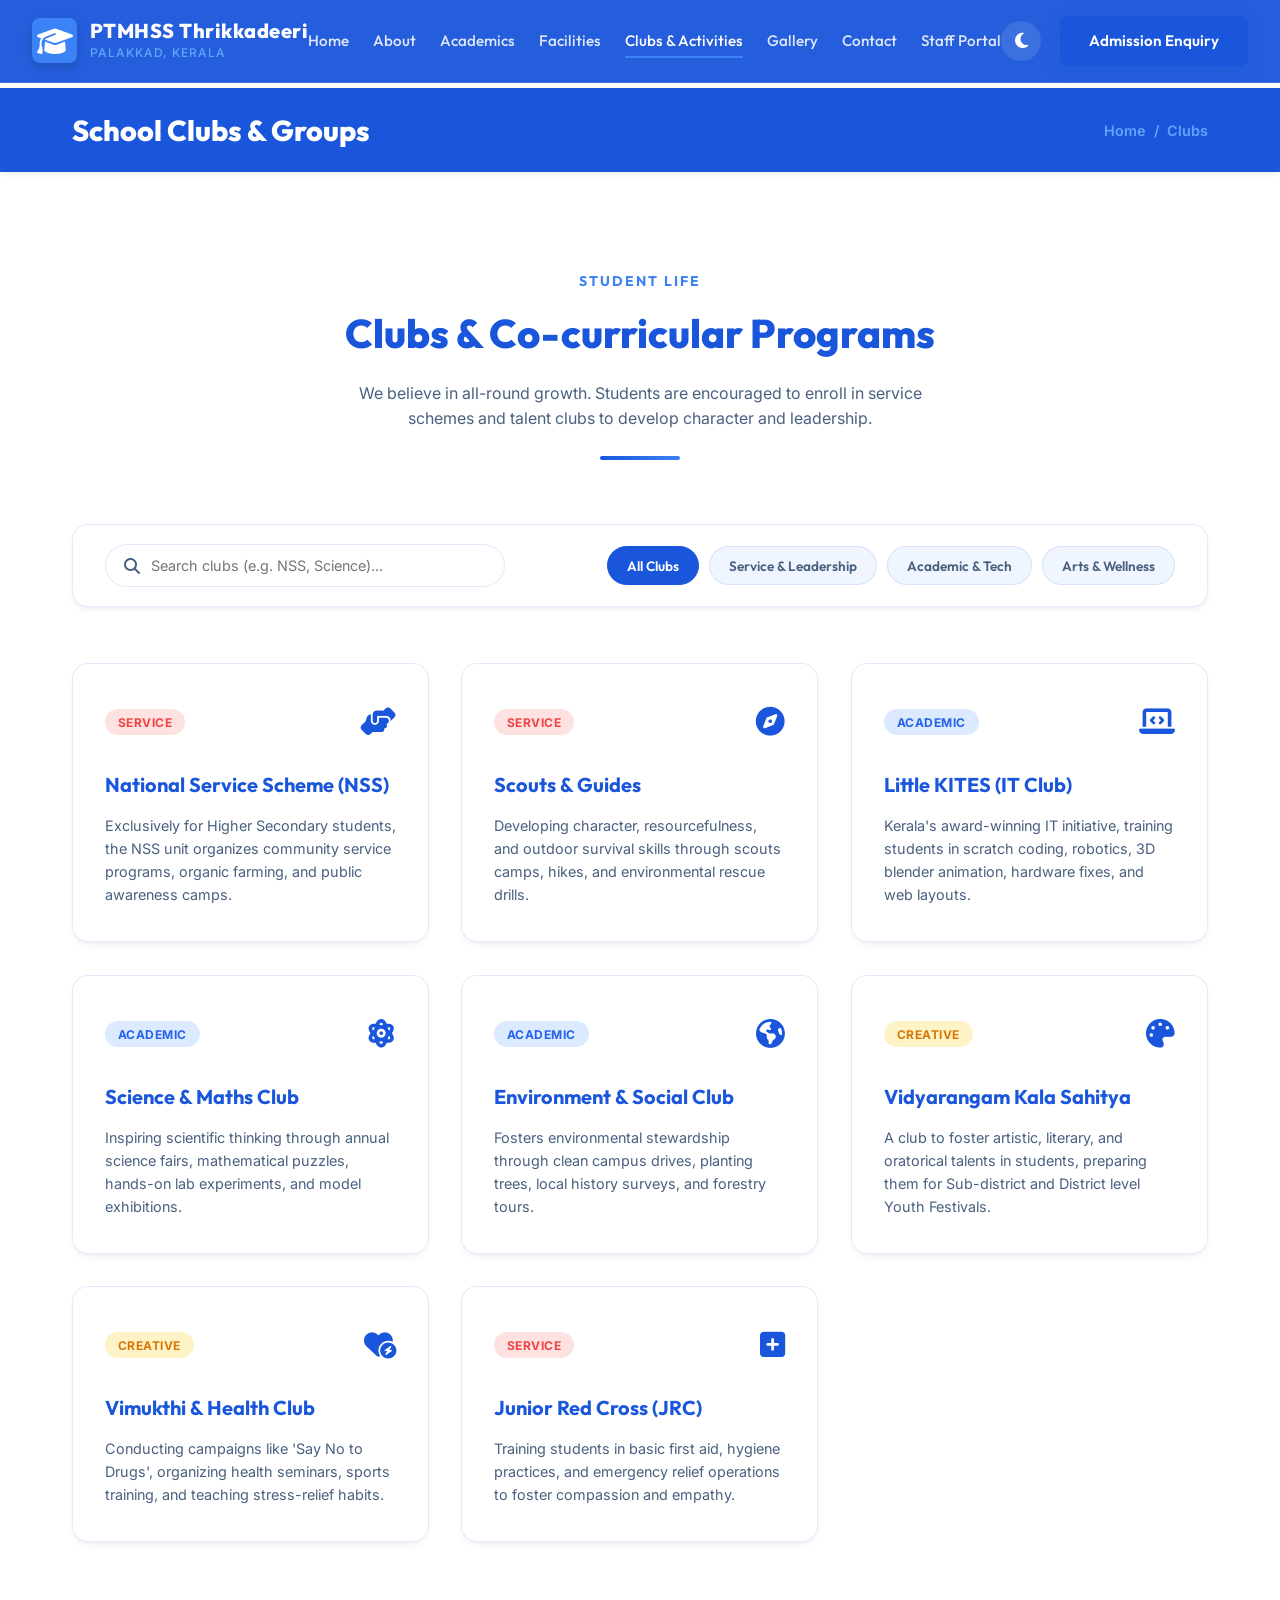
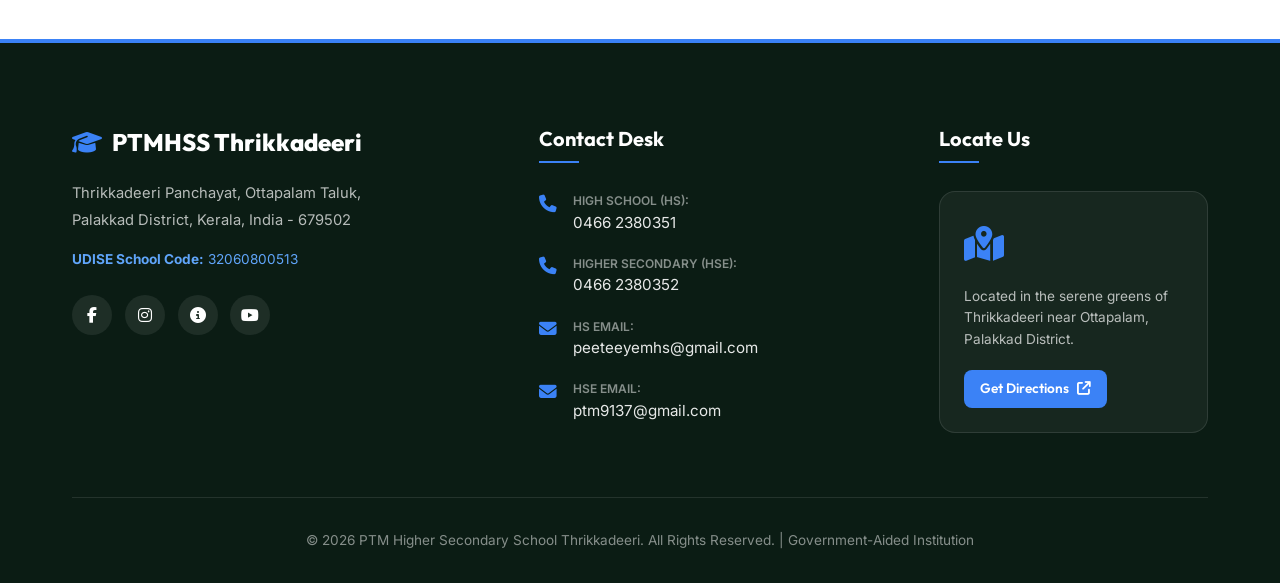
<file: clubs.html>
﻿<!DOCTYPE html>
<html lang="en">
<head>
    <meta charset="UTF-8">
    <meta name="viewport" content="width=device-width, initial-scale=1.0">

    <!-- ===== PRIMARY SEO ===== -->
    <title>Clubs &amp; Co-curricular Activities | NSS, Scouts, Little KITES | PTMHSS Thrikkadeeri</title>
    <meta name="description" content="Explore student clubs and co-curricular programs at PTMHSS Thrikkadeeri, Palakkad — NSS, Scouts &amp; Guides, Little KITES IT Club, Junior Red Cross, Science Club, Arts &amp; Health clubs.">
    <meta name="keywords" content="PTMHSS clubs, NSS Palakkad school, Scouts Guides Kerala school, Little KITES IT club, Junior Red Cross school, student clubs Thrikkadeeri, science club Kerala, school activities Palakkad">
    <meta name="author" content="PTMHSS Thrikkadeeri">
    <meta name="robots" content="index, follow">
    <link rel="canonical" href="https://ptmhss.in/clubs">

    <!-- ===== GEO ===== -->
    <meta name="geo.region" content="IN-KL">
    <meta name="geo.placename" content="Thrikkadeeri, Palakkad, Kerala">

    <!-- ===== OPEN GRAPH ===== -->
    <meta property="og:type" content="website">
    <meta property="og:locale" content="en_IN">
    <meta property="og:site_name" content="PTMHSS Thrikkadeeri">
    <meta property="og:url" content="https://ptmhss.in/clubs">
    <meta property="og:title" content="Clubs &amp; Co-curricular | NSS, Little KITES &amp; More | PTMHSS Thrikkadeeri">
    <meta property="og:description" content="PTMHSS Thrikkadeeri students participate in NSS, Scouts &amp; Guides, Little KITES IT Club, Junior Red Cross, Science Club, and Vidyarangam Arts club for holistic development.">
    <meta property="og:image" content="https://ptmhss.in/assets/hero.png">
    <meta property="og:image:alt" content="PTMHSS Thrikkadeeri Student Clubs and Activities">

    <!-- ===== TWITTER CARD ===== -->
    <meta name="twitter:card" content="summary_large_image">
    <meta name="twitter:title" content="Clubs &amp; Activities | PTMHSS Thrikkadeeri Palakkad">
    <meta name="twitter:description" content="NSS, Scouts, Little KITES IT Club, Junior Red Cross, Science Club &amp; more at PTMHSS Thrikkadeeri, Palakkad.">
    <meta name="twitter:image" content="https://ptmhss.in/assets/hero.png">

    <!-- ===== JSON-LD STRUCTURED DATA ===== -->
    <script type="application/ld+json">
    {
      "@context": "https://schema.org",
      "@graph": [
        {
          "@type": "WebPage",
          "@id": "https://ptmhss.in/clubs",
          "url": "https://ptmhss.in/clubs",
          "name": "Clubs & Co-curricular Activities | PTMHSS Thrikkadeeri",
          "isPartOf": {"@id": "https://ptmhss.in/#website"},
          "breadcrumb": {
            "@type": "BreadcrumbList",
            "itemListElement": [
              {"@type": "ListItem", "position": 1, "name": "Home", "item": "https://ptmhss.in/"},
              {"@type": "ListItem", "position": 2, "name": "Clubs & Activities", "item": "https://ptmhss.in/clubs"}
            ]
          }
        },
        {
          "@type": "ItemList",
          "name": "Student Clubs at PTMHSS Thrikkadeeri",
          "itemListElement": [
            {"@type": "ListItem", "position": 1, "name": "National Service Scheme (NSS)"},
            {"@type": "ListItem", "position": 2, "name": "Scouts & Guides"},
            {"@type": "ListItem", "position": 3, "name": "Little KITES IT Club"},
            {"@type": "ListItem", "position": 4, "name": "Science & Maths Club"},
            {"@type": "ListItem", "position": 5, "name": "Junior Red Cross (JRC)"},
            {"@type": "ListItem", "position": 6, "name": "Vidyarangam Kala Sahitya Arts Club"},
            {"@type": "ListItem", "position": 7, "name": "Vimukthi & Health Club"},
            {"@type": "ListItem", "position": 8, "name": "Environment & Social Club"}
          ]
        }
      ]
    }
    </script>

    <!-- Google Fonts -->
    <link rel="preconnect" href="https://fonts.googleapis.com">
    <link rel="preconnect" href="https://fonts.gstatic.com" crossorigin>
    <link href="https://fonts.googleapis.com/css2?family=Inter:wght@300;400;500;600;700&family=Outfit:wght@400;500;600;700;800&display=swap" rel="stylesheet">
    
    <!-- FontAwesome Icons -->
    <link rel="stylesheet" href="https://cdnjs.cloudflare.com/ajax/libs/font-awesome/6.4.0/css/all.min.css">
    
    <!-- Main Style Sheet -->
    <link rel="stylesheet" href="index.css">
</head>
<body class="light-theme">
    
    <!-- Header / Navbar -->
    <header class="main-header" id="main-header">
        <div class="header-container">
            <a href="/" class="logo-area" id="header-logo-link">
                <div class="logo-icon">
                    <i class="fa-solid fa-graduation-cap"></i>
                </div>
                <div class="logo-text">
                    <span class="school-name">PTMHSS Thrikkadeeri</span>
                    <span class="school-tagline">Palakkad, Kerala</span>
                </div>
            </a>
            
            <nav class="nav-menu" id="nav-menu">
                <ul>
                    <li><a href="/" class="nav-link">Home</a></li>
                    <li><a href="/about" class="nav-link">About</a></li>
                    <li><a href="/academics" class="nav-link">Academics</a></li>
                    <li><a href="/facilities" class="nav-link">Facilities</a></li>
                    <li><a href="/clubs" class="nav-link active">Clubs & Activities</a></li>
                    <li><a href="/gallery" class="nav-link">Gallery</a></li>
                    <li><a href="/contact" class="nav-link">Contact</a></li>
                    <li><a href="/admin" class="nav-link">Staff Portal</a></li>
                </ul>
            </nav>

            <div class="header-actions">
                <button class="theme-toggle-btn" id="theme-toggle-btn" aria-label="Toggle dark/light theme">
                    <i class="fa-solid fa-moon"></i>
                </button>
                <a href="contact.html#enquiry" class="btn btn-primary btn-nav-action" id="nav-enquiry-btn">Admission Enquiry</a>
                <button class="mobile-nav-toggle" id="mobile-nav-toggle" aria-label="Toggle menu">
                    <i class="fa-solid fa-bars"></i>
                </button>
            </div>
        </div>
    </header>

    <!-- Mobile Nav Overlay -->
    <div class="mobile-menu-overlay" id="mobile-menu-overlay">
        <div class="mobile-menu-content">
            <button class="mobile-menu-close" id="mobile-menu-close" aria-label="Close menu">
                <i class="fa-solid fa-xmark"></i>
            </button>
            <nav class="mobile-nav">
                <ul>
                    <li><a href="/" class="mobile-nav-link">Home</a></li>
                    <li><a href="/about" class="mobile-nav-link">About</a></li>
                    <li><a href="/academics" class="mobile-nav-link">Academics</a></li>
                    <li><a href="/facilities" class="mobile-nav-link">Facilities</a></li>
                    <li><a href="/clubs" class="mobile-nav-link">Clubs & Activities</a></li>
                    <li><a href="/gallery" class="mobile-nav-link">Gallery</a></li>
                    <li><a href="/contact" class="mobile-nav-link">Contact</a></li>
                    <li><a href="/admin" class="mobile-nav-link">Staff Portal</a></li>
                </ul>
            </nav>
            <a href="contact.html#enquiry" class="btn btn-primary mobile-menu-cta" id="mobile-nav-enquiry-btn">Admission Enquiry</a>
        </div>
    </div>

    <main style="padding-top: 5.5rem;">
        
        <!-- Page Banner -->
        <section class="ticker-section" style="padding: 1.2rem 0; background-color: var(--clr-primary);">
            <div class="container" style="display: flex; justify-content: space-between; align-items: center; flex-wrap: wrap; gap: 0.5rem;">
                <h1 style="font-family: var(--font-heading); font-size: 1.8rem; font-weight: 800; color: #ffffff;">School Clubs & Groups</h1>
                <span style="font-size: 0.9rem; color: var(--clr-accent); font-weight: 600;">
                    <a href="/" style="color: inherit; text-decoration: none;">Home</a> &nbsp;/&nbsp; Clubs
                </span>
            </div>
        </section>

        <!-- Clubs Section -->
        <section class="clubs-section section-padding">
            <div class="container">
                <div class="section-header text-center">
                    <span class="subtitle">Student Life</span>
                    <h2 class="section-title">Clubs & Co-curricular Programs</h2>
                    <p class="header-para">We believe in all-round growth. Students are encouraged to enroll in service schemes and talent clubs to develop character and leadership.</p>
                    <div class="divider"></div>
                </div>

                <!-- Interactive Filters -->
                <div class="clubs-filter-bar">
                    <div class="search-box">
                        <i class="fa-solid fa-magnifying-glass"></i>
                        <input type="text" id="club-search-input" placeholder="Search clubs (e.g. NSS, Science)...">
                    </div>
                    <div class="filter-buttons" id="club-filter-buttons">
                        <button class="filter-btn active" data-filter="all">All Clubs</button>
                        <button class="filter-btn" data-filter="service">Service & Leadership</button>
                        <button class="filter-btn" data-filter="academic">Academic & Tech</button>
                        <button class="filter-btn" data-filter="creative">Arts & Wellness</button>
                    </div>
                </div>

                <div class="clubs-grid" id="clubs-grid">


                    <!-- NSS -->
                    <div class="club-card" data-category="service">
                        <div class="club-header">
                            <span class="club-tag tag-service">Service</span>
                            <div class="club-icon"><i class="fa-solid fa-handshake-angle"></i></div>
                        </div>
                        <h3>National Service Scheme (NSS)</h3>
                        <p>Exclusively for Higher Secondary students, the NSS unit organizes community service programs, organic farming, and public awareness camps.</p>
                    </div>

                    <!-- Scouts & Guides -->
                    <div class="club-card" data-category="service">
                        <div class="club-header">
                            <span class="club-tag tag-service">Service</span>
                            <div class="club-icon"><i class="fa-solid fa-compass"></i></div>
                        </div>
                        <h3>Scouts & Guides</h3>
                        <p>Developing character, resourcefulness, and outdoor survival skills through scouts camps, hikes, and environmental rescue drills.</p>
                    </div>

                    <!-- Little KITES -->
                    <div class="club-card" data-category="academic">
                        <div class="club-header">
                            <span class="club-tag tag-academic">Academic</span>
                            <div class="club-icon"><i class="fa-solid fa-laptop-code"></i></div>
                        </div>
                        <h3>Little KITES (IT Club)</h3>
                        <p>Kerala's award-winning IT initiative, training students in scratch coding, robotics, 3D blender animation, hardware fixes, and web layouts.</p>
                    </div>

                    <!-- Science Club -->
                    <div class="club-card" data-category="academic">
                        <div class="club-header">
                            <span class="club-tag tag-academic">Academic</span>
                            <div class="club-icon"><i class="fa-solid fa-atom"></i></div>
                        </div>
                        <h3>Science & Maths Club</h3>
                        <p>Inspiring scientific thinking through annual science fairs, mathematical puzzles, hands-on lab experiments, and model exhibitions.</p>
                    </div>

                    <!-- Social Science & Environment -->
                    <div class="club-card" data-category="academic">
                        <div class="club-header">
                            <span class="club-tag tag-academic">Academic</span>
                            <div class="club-icon"><i class="fa-solid fa-earth-americas"></i></div>
                        </div>
                        <h3>Environment & Social Club</h3>
                        <p>Fosters environmental stewardship through clean campus drives, planting trees, local history surveys, and forestry tours.</p>
                    </div>

                    <!-- Vidyarangam & Arts -->
                    <div class="club-card" data-category="creative">
                        <div class="club-header">
                            <span class="club-tag tag-creative">Creative</span>
                            <div class="club-icon"><i class="fa-solid fa-palette"></i></div>
                        </div>
                        <h3>Vidyarangam Kala Sahitya</h3>
                        <p>A club to foster artistic, literary, and oratorical talents in students, preparing them for Sub-district and District level Youth Festivals.</p>
                    </div>

                    <!-- Vimukthi Club -->
                    <div class="club-card" data-category="creative">
                        <div class="club-header">
                            <span class="club-tag tag-creative">Creative</span>
                            <div class="club-icon"><i class="fa-solid fa-heart-circle-bolt"></i></div>
                        </div>
                        <h3>Vimukthi & Health Club</h3>
                        <p>Conducting campaigns like 'Say No to Drugs', organizing health seminars, sports training, and teaching stress-relief habits.</p>
                    </div>

                    <!-- Junior Red Cross -->
                    <div class="club-card" data-category="service">
                        <div class="club-header">
                            <span class="club-tag tag-service">Service</span>
                            <div class="club-icon"><i class="fa-solid fa-square-plus"></i></div>
                        </div>
                        <h3>Junior Red Cross (JRC)</h3>
                        <p>Training students in basic first aid, hygiene practices, and emergency relief operations to foster compassion and empathy.</p>
                    </div>
                </div>
            </div>
        </section>

    </main>

    <!-- Footer -->
    <footer class="site-footer" id="contact">
        <div class="container">
            <div class="footer-grid">
                <!-- Address Area -->
                <div class="footer-widget address-widget">
                    <div class="footer-logo">
                        <i class="fa-solid fa-graduation-cap"></i>
                        <span>PTMHSS Thrikkadeeri</span>
                    </div>
                    <p class="school-address">
                        Thrikkadeeri Panchayat, Ottapalam Taluk,<br>
                        Palakkad District, Kerala, India - 679502
                    </p>
                    <p class="udise-code">
                        <strong>UDISE School Code:</strong> 32060800513
                    </p>
                    <div class="social-links">
                        <a href="#" aria-label="Facebook"><i class="fa-brands fa-facebook-f"></i></a>
                        <a href="https://www.instagram.com/ptmhss_trikkaderi_official/" target="_blank" rel="noopener noreferrer" aria-label="Instagram"><i class="fa-brands fa-instagram"></i></a>
                        <a href="https://schoolwiki.in/PTM_HSS_Thrikkadeeri" target="_blank" aria-label="SchoolWiki"><i class="fa-solid fa-circle-info"></i></a>
                        <a href="#" aria-label="YouTube"><i class="fa-brands fa-youtube"></i></a>
                    </div>
                </div>

                <!-- Contact details -->
                <div class="footer-widget contact-widget">
                    <h3>Contact Desk</h3>
                    <div class="contact-links">
                        <div class="contact-row">
                            <i class="fa-solid fa-phone"></i>
                            <div>
                                <span>High School (HS):</span>
                                <a href="tel:04662380351">0466 2380351</a>
                            </div>
                        </div>
                        <div class="contact-row">
                            <i class="fa-solid fa-phone"></i>
                            <div>
                                <span>Higher Secondary (HSE):</span>
                                <a href="tel:04662380352">0466 2380352</a>
                            </div>
                        </div>
                        <div class="contact-row">
                            <i class="fa-solid fa-envelope"></i>
                            <div>
                                <span>HS Email:</span>
                                <a href="mailto:peeteeyemhs@gmail.com">peeteeyemhs@gmail.com</a>
                            </div>
                        </div>
                        <div class="contact-row">
                            <i class="fa-solid fa-envelope"></i>
                            <div>
                                <span>HSE Email:</span>
                                <a href="mailto:ptm9137@gmail.com">ptm9137@gmail.com</a>
                            </div>
                        </div>
                    </div>
                </div>

                <!-- Map / Quick Links -->
                <div class="footer-widget links-widget">
                    <h3>Locate Us</h3>
                    <div class="map-card">
                        <div class="map-icon">
                            <i class="fa-solid fa-map-location-dot"></i>
                        </div>
                        <p>Located in the serene greens of Thrikkadeeri near Ottapalam, Palakkad District.</p>
                        <a href="https://maps.google.com/?q=PTM+HSS+Thrikkadeeri+Palakkad+Kerala" target="_blank" class="map-btn">
                            Get Directions <i class="fa-solid fa-arrow-up-right-from-square"></i>
                        </a>
                    </div>
                </div>
            </div>

            <div class="footer-bottom">
                <p>&copy; 2026 PTM Higher Secondary School Thrikkadeeri. All Rights Reserved. | Government-Aided Institution</p>
            </div>
        </div>
    </footer>

    <!-- Main JavaScript -->
    <script src="index.js"></script>
</body>
</html>
</file>
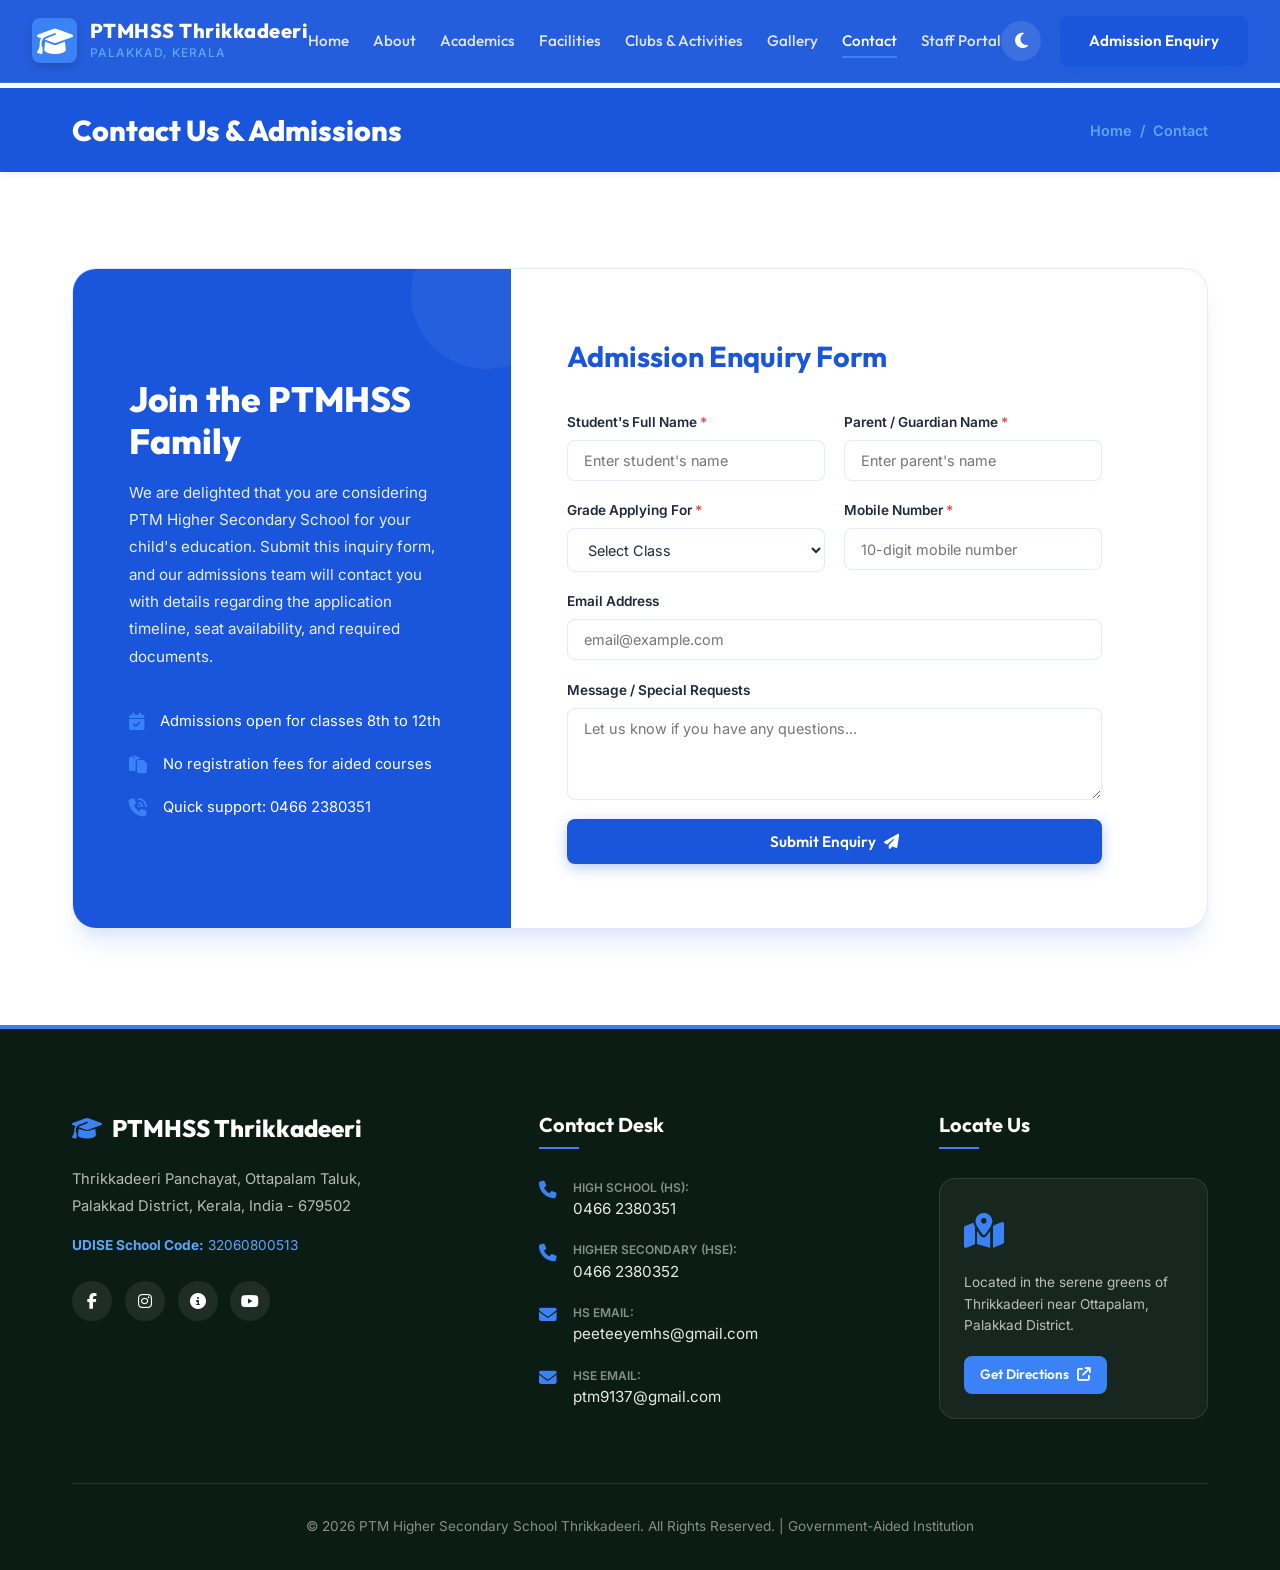
<file: contact.html>
﻿<!DOCTYPE html>
<html lang="en">
<head>
    <meta charset="UTF-8">
    <meta name="viewport" content="width=device-width, initial-scale=1.0">

    <!-- ===== PRIMARY SEO ===== -->
    <title>Contact &amp; Admissions | Enquire Now | PTMHSS Thrikkadeeri Palakkad</title>
    <meta name="description" content="Contact PTM Higher Secondary School Thrikkadeeri. Submit an admissions enquiry for classes 8–12, find office phone numbers (0466 2380351 / 0466 2380352), email, and get directions to our campus in Palakkad, Kerala.">
    <meta name="keywords" content="PTMHSS admission, contact PTMHSS, school admissions Palakkad 2026, apply PTMHSS Thrikkadeeri, school phone number Palakkad, Thrikkadeeri school enquiry, aided school admission Kerala">
    <meta name="author" content="PTMHSS Thrikkadeeri">
    <meta name="robots" content="index, follow">
    <link rel="canonical" href="https://ptmhss.in/contact">

    <!-- ===== GEO ===== -->
    <meta name="geo.region" content="IN-KL">
    <meta name="geo.placename" content="Thrikkadeeri, Palakkad, Kerala">

    <!-- ===== OPEN GRAPH ===== -->
    <meta property="og:type" content="website">
    <meta property="og:locale" content="en_IN">
    <meta property="og:site_name" content="PTMHSS Thrikkadeeri">
    <meta property="og:url" content="https://ptmhss.in/contact">
    <meta property="og:title" content="Contact &amp; Admissions | PTMHSS Thrikkadeeri Palakkad">
    <meta property="og:description" content="Admissions open for classes 8–12. No registration fees for aided courses. Contact PTMHSS Thrikkadeeri: 0466 2380351 | peeteeyemhs@gmail.com">
    <meta property="og:image" content="https://ptmhss.in/assets/hero.png">
    <meta property="og:image:alt" content="PTMHSS Thrikkadeeri Contact and Admissions">

    <!-- ===== TWITTER CARD ===== -->
    <meta name="twitter:card" content="summary_large_image">
    <meta name="twitter:title" content="Admissions &amp; Contact | PTMHSS Thrikkadeeri">
    <meta name="twitter:description" content="Admissions open for classes 8–12 at PTMHSS Thrikkadeeri, Palakkad. No registration fee for aided courses.">
    <meta name="twitter:image" content="https://ptmhss.in/assets/hero.png">

    <!-- ===== JSON-LD STRUCTURED DATA ===== -->
    <script type="application/ld+json">
    {
      "@context": "https://schema.org",
      "@graph": [
        {
          "@type": "ContactPage",
          "@id": "https://ptmhss.in/contact",
          "url": "https://ptmhss.in/contact",
          "name": "Contact & Admissions | PTMHSS Thrikkadeeri",
          "isPartOf": {"@id": "https://ptmhss.in/#website"},
          "breadcrumb": {
            "@type": "BreadcrumbList",
            "itemListElement": [
              {"@type": "ListItem", "position": 1, "name": "Home", "item": "https://ptmhss.in/"},
              {"@type": "ListItem", "position": 2, "name": "Contact & Admissions", "item": "https://ptmhss.in/contact"}
            ]
          }
        },
        {
          "@type": "FAQPage",
          "mainEntity": [
            {
              "@type": "Question",
              "name": "How to apply for admission at PTMHSS Thrikkadeeri?",
              "acceptedAnswer": {"@type": "Answer", "text": "Submit an online enquiry form on our website or visit the school office at Thrikkadeeri Panchayat, Ottapalam, Palakkad. Call 0466 2380351 for details."}
            },
            {
              "@type": "Question",
              "name": "What classes are open for admission at PTMHSS?",
              "acceptedAnswer": {"@type": "Answer", "text": "PTMHSS Thrikkadeeri accepts admissions for Classes 8, 9, and 10 (High School) and Classes 11 & 12 in Science and Commerce streams (Higher Secondary)."}
            },
            {
              "@type": "Question",
              "name": "Is there a registration fee for admission at PTMHSS Thrikkadeeri?",
              "acceptedAnswer": {"@type": "Answer", "text": "No. There is no registration fee for aided courses at PTMHSS Thrikkadeeri, as it is a government-aided institution."}
            },
            {
              "@type": "Question",
              "name": "What is the phone number of PTMHSS Thrikkadeeri?",
              "acceptedAnswer": {"@type": "Answer", "text": "High School: 0466 2380351. Higher Secondary: 0466 2380352."}
            }
          ]
        }
      ]
    }
    </script>

    <!-- Google Fonts -->
    <link rel="preconnect" href="https://fonts.googleapis.com">
    <link rel="preconnect" href="https://fonts.gstatic.com" crossorigin>
    <link href="https://fonts.googleapis.com/css2?family=Inter:wght@300;400;500;600;700&family=Outfit:wght@400;500;600;700;800&display=swap" rel="stylesheet">
    
    <!-- FontAwesome Icons -->
    <link rel="stylesheet" href="https://cdnjs.cloudflare.com/ajax/libs/font-awesome/6.4.0/css/all.min.css">
    
    <!-- Main Style Sheet -->
    <link rel="stylesheet" href="index.css">
</head>
<body class="light-theme">
    
    <!-- Header / Navbar -->
    <header class="main-header" id="main-header">
        <div class="header-container">
            <a href="/" class="logo-area" id="header-logo-link">
                <div class="logo-icon">
                    <i class="fa-solid fa-graduation-cap"></i>
                </div>
                <div class="logo-text">
                    <span class="school-name">PTMHSS Thrikkadeeri</span>
                    <span class="school-tagline">Palakkad, Kerala</span>
                </div>
            </a>
            
            <nav class="nav-menu" id="nav-menu">
                <ul>
                    <li><a href="/" class="nav-link">Home</a></li>
                    <li><a href="/about" class="nav-link">About</a></li>
                    <li><a href="/academics" class="nav-link">Academics</a></li>
                    <li><a href="/facilities" class="nav-link">Facilities</a></li>
                    <li><a href="/clubs" class="nav-link">Clubs & Activities</a></li>
                    <li><a href="/gallery" class="nav-link">Gallery</a></li>
                    <li><a href="/contact" class="nav-link active">Contact</a></li>
                    <li><a href="/admin" class="nav-link">Staff Portal</a></li>
                </ul>
            </nav>

            <div class="header-actions">
                <button class="theme-toggle-btn" id="theme-toggle-btn" aria-label="Toggle dark/light theme">
                    <i class="fa-solid fa-moon"></i>
                </button>
                <a href="#enquiry" class="btn btn-primary btn-nav-action" id="nav-enquiry-btn">Admission Enquiry</a>
                <button class="mobile-nav-toggle" id="mobile-nav-toggle" aria-label="Toggle menu">
                    <i class="fa-solid fa-bars"></i>
                </button>
            </div>
        </div>
    </header>

    <!-- Mobile Nav Overlay -->
    <div class="mobile-menu-overlay" id="mobile-menu-overlay">
        <div class="mobile-menu-content">
            <button class="mobile-menu-close" id="mobile-menu-close" aria-label="Close menu">
                <i class="fa-solid fa-xmark"></i>
            </button>
            <nav class="mobile-nav">
                <ul>
                    <li><a href="/" class="mobile-nav-link">Home</a></li>
                    <li><a href="/about" class="mobile-nav-link">About</a></li>
                    <li><a href="/academics" class="mobile-nav-link">Academics</a></li>
                    <li><a href="/facilities" class="mobile-nav-link">Facilities</a></li>
                    <li><a href="/clubs" class="mobile-nav-link">Clubs & Activities</a></li>
                    <li><a href="/gallery" class="mobile-nav-link">Gallery</a></li>
                    <li><a href="/contact" class="mobile-nav-link">Contact</a></li>
                    <li><a href="/admin" class="mobile-nav-link">Staff Portal</a></li>
                </ul>
            </nav>
            <a href="#enquiry" class="btn btn-primary mobile-menu-cta" id="mobile-nav-enquiry-btn">Admission Enquiry</a>
        </div>
    </div>

    <main style="padding-top: 5.5rem;">
        
        <!-- Page Banner -->
        <section class="ticker-section" style="padding: 1.2rem 0; background-color: var(--clr-primary);">
            <div class="container" style="display: flex; justify-content: space-between; align-items: center; flex-wrap: wrap; gap: 0.5rem;">
                <h1 style="font-family: var(--font-heading); font-size: 1.8rem; font-weight: 800; color: #ffffff;">Contact Us & Admissions</h1>
                <span style="font-size: 0.9rem; color: var(--clr-accent); font-weight: 600;">
                    <a href="/" style="color: inherit; text-decoration: none;">Home</a> &nbsp;/&nbsp; Contact
                </span>
            </div>
        </section>

        <!-- Admission Inquiry Form Section -->
        <section class="enquiry-section section-padding" id="enquiry">
            <div class="container">
                <div class="enquiry-card">
                    <div class="enquiry-intro">
                        <h2>Join the PTMHSS Family</h2>
                        <p>We are delighted that you are considering PTM Higher Secondary School for your child's education. Submit this inquiry form, and our admissions team will contact you with details regarding the application timeline, seat availability, and required documents.</p>
                        
                        <div class="contact-bullets">
                            <div class="bullet-item">
                                <i class="fa-solid fa-calendar-check"></i>
                                <span>Admissions open for classes 8th to 12th</span>
                            </div>
                            <div class="bullet-item">
                                <i class="fa-solid fa-paste"></i>
                                <span>No registration fees for aided courses</span>
                            </div>
                            <div class="bullet-item">
                                <i class="fa-solid fa-phone-volume"></i>
                                <span>Quick support: 0466 2380351</span>
                            </div>
                        </div>
                    </div>
                    
                    <div class="enquiry-form-wrapper">
                        <h3>Admission Enquiry Form</h3>
                        <form id="admission-enquiry-form" novalidate>
                            <div class="form-group-row">
                                <div class="form-group">
                                    <label for="student-name">Student's Full Name <span class="required">*</span></label>
                                    <input type="text" id="student-name" name="studentName" required placeholder="Enter student's name">
                                    <span class="error-msg" id="err-student-name">Student name is required</span>
                                </div>
                                <div class="form-group">
                                    <label for="parent-name">Parent / Guardian Name <span class="required">*</span></label>
                                    <input type="text" id="parent-name" name="parentName" required placeholder="Enter parent's name">
                                    <span class="error-msg" id="err-parent-name">Parent name is required</span>
                                </div>
                            </div>

                            <div class="form-group-row">
                                <div class="form-group">
                                    <label for="apply-grade">Grade Applying For <span class="required">*</span></label>
                                    <select id="apply-grade" name="applyGrade" required>
                                        <option value="" disabled selected>Select Class</option>
                                        <option value="8">Class VIII (HS)</option>
                                        <option value="9">Class IX (HS)</option>
                                        <option value="10">Class X (HS)</option>
                                        <option value="11-science">Class XI - HSE Science</option>
                                        <option value="11-commerce">Class XI - HSE Commerce</option>
                                        <option value="12-science">Class XII - HSE Science</option>
                                        <option value="12-commerce">Class XII - HSE Commerce</option>
                                    </select>
                                    <span class="error-msg" id="err-apply-grade">Please select a class</span>
                                </div>
                                <div class="form-group">
                                    <label for="phone-number">Mobile Number <span class="required">*</span></label>
                                    <input type="tel" id="phone-number" name="phoneNumber" required placeholder="10-digit mobile number">
                                    <span class="error-msg" id="err-phone-number">Enter a valid 10-digit mobile number</span>
                                </div>
                            </div>

                            <div class="form-group">
                                <label for="email-address">Email Address</label>
                                <input type="email" id="email-address" name="emailAddress" placeholder="email@example.com">
                                <span class="error-msg" id="err-email-address">Enter a valid email address</span>
                            </div>

                            <div class="form-group">
                                <label for="message-field">Message / Special Requests</label>
                                <textarea id="message-field" name="messageField" rows="4" placeholder="Let us know if you have any questions..."></textarea>
                            </div>

                            <button type="submit" class="btn btn-primary btn-block" id="form-submit-btn">
                                Submit Enquiry <i class="fa-solid fa-paper-plane"></i>
                            </button>
                        </form>
                    </div>
                </div>
            </div>
        </section>

        <!-- Enquiry Confirmation Modal -->
        <div class="success-modal" id="success-modal" aria-hidden="true" role="dialog">
            <div class="success-modal-content">
                <div class="success-icon">
                    <i class="fa-solid fa-circle-check"></i>
                </div>
                <h3>Enquiry Submitted Successfully!</h3>
                <p>Thank you for reaching out. We have received your inquiry for <strong id="success-student-name">Student</strong>. Our admissions officer will contact you shortly on <span id="success-phone">phone</span>.</p>
                <button class="btn btn-primary" id="success-close-btn">Close Window</button>
            </div>
        </div>

    </main>

    <!-- Footer -->
    <footer class="site-footer" id="contact">
        <div class="container">
            <div class="footer-grid">
                <!-- Address Area -->
                <div class="footer-widget address-widget">
                    <div class="footer-logo">
                        <i class="fa-solid fa-graduation-cap"></i>
                        <span>PTMHSS Thrikkadeeri</span>
                    </div>
                    <p class="school-address">
                        Thrikkadeeri Panchayat, Ottapalam Taluk,<br>
                        Palakkad District, Kerala, India - 679502
                    </p>
                    <p class="udise-code">
                        <strong>UDISE School Code:</strong> 32060800513
                    </p>
                    <div class="social-links">
                        <a href="#" aria-label="Facebook"><i class="fa-brands fa-facebook-f"></i></a>
                        <a href="https://www.instagram.com/ptmhss_trikkaderi_official/" target="_blank" rel="noopener noreferrer" aria-label="Instagram"><i class="fa-brands fa-instagram"></i></a>
                        <a href="https://schoolwiki.in/PTM_HSS_Thrikkadeeri" target="_blank" aria-label="SchoolWiki"><i class="fa-solid fa-circle-info"></i></a>
                        <a href="#" aria-label="YouTube"><i class="fa-brands fa-youtube"></i></a>
                    </div>
                </div>

                <!-- Contact details -->
                <div class="footer-widget contact-widget">
                    <h3>Contact Desk</h3>
                    <div class="contact-links">
                        <div class="contact-row">
                            <i class="fa-solid fa-phone"></i>
                            <div>
                                <span>High School (HS):</span>
                                <a href="tel:04662380351">0466 2380351</a>
                            </div>
                        </div>
                        <div class="contact-row">
                            <i class="fa-solid fa-phone"></i>
                            <div>
                                <span>Higher Secondary (HSE):</span>
                                <a href="tel:04662380352">0466 2380352</a>
                            </div>
                        </div>
                        <div class="contact-row">
                            <i class="fa-solid fa-envelope"></i>
                            <div>
                                <span>HS Email:</span>
                                <a href="mailto:peeteeyemhs@gmail.com">peeteeyemhs@gmail.com</a>
                            </div>
                        </div>
                        <div class="contact-row">
                            <i class="fa-solid fa-envelope"></i>
                            <div>
                                <span>HSE Email:</span>
                                <a href="mailto:ptm9137@gmail.com">ptm9137@gmail.com</a>
                            </div>
                        </div>
                    </div>
                </div>

                <!-- Map / Quick Links -->
                <div class="footer-widget links-widget">
                    <h3>Locate Us</h3>
                    <div class="map-card">
                        <div class="map-icon">
                            <i class="fa-solid fa-map-location-dot"></i>
                        </div>
                        <p>Located in the serene greens of Thrikkadeeri near Ottapalam, Palakkad District.</p>
                        <a href="https://maps.google.com/?q=PTM+HSS+Thrikkadeeri+Palakkad+Kerala" target="_blank" class="map-btn">
                            Get Directions <i class="fa-solid fa-arrow-up-right-from-square"></i>
                        </a>
                    </div>
                </div>
            </div>

            <div class="footer-bottom">
                <p>&copy; 2026 PTM Higher Secondary School Thrikkadeeri. All Rights Reserved. | Government-Aided Institution</p>
            </div>
        </div>
    </footer>

    <!-- Main JavaScript -->
    <script src="index.js"></script>
</body>
</html>
</file>
<file: index.css>
/* ==========================================================================
   PTMHSS Thrikkadeeri - CSS Custom Style System
   Theme: Royal Blue & White (Vanilla CSS)
   ========================================================================== */

/* Variables and Theme Tokens */
:root {
    /* Fonts */
    --font-heading: 'Outfit', 'Inter', system-ui, -apple-system, sans-serif;
    --font-body: 'Inter', system-ui, -apple-system, sans-serif;

    /* Light Mode Palette (Default) */
    --clr-primary: #1a56db;
    --clr-primary-rgb: 26, 86, 219;
    --clr-primary-light: #eff6ff;
    --clr-secondary: #3b82f6;
    --clr-secondary-rgb: 59, 130, 246;
    --clr-secondary-light: #dbeafe;
    --clr-accent: #60a5fa;
    
    --clr-bg: #ffffff;
    --clr-bg-alt: #f0f6ff;
    --clr-bg-card: rgba(255, 255, 255, 0.9);
    --clr-text: #1e293b;
    --clr-text-muted: #4a6080;
    --clr-border: rgba(26, 86, 219, 0.12);
    
    --shadow-sm: 0 4px 6px -1px rgba(0, 0, 0, 0.05), 0 2px 4px -1px rgba(0, 0, 0, 0.03);
    --shadow-md: 0 10px 15px -3px rgba(26, 86, 219, 0.10), 0 4px 6px -2px rgba(26, 86, 219, 0.06);
    --shadow-lg: 0 20px 25px -5px rgba(26, 86, 219, 0.10), 0 10px 10px -5px rgba(26, 86, 219, 0.06);
    --glass-bg: rgba(255, 255, 255, 0.75);
    --glass-border: rgba(255, 255, 255, 0.5);
    
    --transition-smooth: all 0.4s cubic-bezier(0.16, 1, 0.3, 1);
    --transition-fast: all 0.2s ease;
    --border-radius-sm: 8px;
    --border-radius-md: 16px;
    --border-radius-lg: 24px;
}

/* Dark Mode Palette Overrides */
.dark-theme {
    --clr-primary: #60a5fa;
    --clr-primary-rgb: 96, 165, 250;
    --clr-primary-light: #1e3a5f;
    --clr-secondary: #93c5fd;
    --clr-secondary-rgb: 147, 197, 253;
    --clr-secondary-light: #172b4d;
    
    --clr-bg: #0a1628;
    --clr-bg-alt: #0f1f3d;
    --clr-bg-card: rgba(15, 31, 61, 0.85);
    --clr-text: #e2eaf8;
    --clr-text-muted: #94a8c7;
    --clr-border: rgba(96, 165, 250, 0.18);
    
    --shadow-sm: 0 4px 6px -1px rgba(0, 0, 0, 0.3);
    --shadow-md: 0 10px 15px -3px rgba(0, 0, 0, 0.4);
    --shadow-lg: 0 20px 25px -5px rgba(0, 0, 0, 0.5);
    --glass-bg: rgba(10, 22, 40, 0.8);
    --glass-border: rgba(96, 165, 250, 0.08);
}

/* Reset and Base Styles */
* {
    margin: 0;
    padding: 0;
    box-sizing: border-box;
}

html {
    scroll-behavior: smooth;
    font-size: 16px;
}

body {
    font-family: var(--font-body);
    background-color: var(--clr-bg);
    color: var(--clr-text);
    line-height: 1.6;
    overflow-x: hidden;
    transition: background-color 0.4s ease, color 0.4s ease;
}

/* Custom Scrollbar */
::-webkit-scrollbar {
    width: 10px;
}
::-webkit-scrollbar-track {
    background: var(--clr-bg);
}
::-webkit-scrollbar-thumb {
    background: var(--clr-primary);
    border-radius: 5px;
    border: 2px solid var(--clr-bg);
}
::-webkit-scrollbar-thumb:hover {
    background: var(--clr-secondary);
}

/* Layout Utilities */
.container {
    width: 100%;
    max-width: 1200px;
    margin: 0 auto;
    padding: 0 2rem;
}

.section-padding {
    padding: 6rem 0;
}

.section-alt-bg {
    background-color: var(--clr-bg-alt);
}

.text-center {
    text-align: center;
}

.divider {
    width: 80px;
    height: 4px;
    background: linear-gradient(90deg, var(--clr-primary), var(--clr-secondary));
    margin: 1.5rem auto 0;
    border-radius: 2px;
}

.section-header {
    margin-bottom: 4rem;
}

.section-header .subtitle {
    font-family: var(--font-heading);
    text-transform: uppercase;
    font-weight: 700;
    letter-spacing: 2px;
    color: var(--clr-secondary);
    font-size: 0.875rem;
    display: inline-block;
    margin-bottom: 0.5rem;
}

.section-header .section-title {
    font-family: var(--font-heading);
    font-size: 2.5rem;
    font-weight: 800;
    color: var(--clr-primary);
}

.section-header .header-para {
    max-width: 600px;
    margin: 1rem auto 0;
    color: var(--clr-text-muted);
}

/* Buttons */
.btn {
    display: inline-flex;
    align-items: center;
    justify-content: center;
    gap: 0.5rem;
    font-family: var(--font-heading);
    font-weight: 600;
    text-decoration: none;
    padding: 0.8rem 1.8rem;
    border-radius: var(--border-radius-sm);
    transition: var(--transition-fast);
    cursor: pointer;
    border: none;
    font-size: 0.95rem;
}

.btn-primary {
    background-color: var(--clr-primary);
    color: #ffffff;
    box-shadow: 0 4px 14px rgba(var(--clr-primary-rgb), 0.3);
}

.btn-primary:hover {
    background-color: var(--clr-secondary);
    transform: translateY(-2px);
    box-shadow: 0 6px 20px rgba(var(--clr-secondary-rgb), 0.4);
    color: #ffffff;
}

.btn-secondary {
    background-color: transparent;
    color: #ffffff;
    border: 2px solid rgba(255, 255, 255, 0.4);
    backdrop-filter: blur(5px);
}

.btn-secondary:hover {
    background-color: #ffffff;
    color: var(--clr-primary);
    border-color: #ffffff;
    transform: translateY(-2px);
}

.btn-large {
    padding: 1.1rem 2.2rem;
    font-size: 1.05rem;
}

.btn-block {
    display: flex;
    width: 100%;
}

/* Sticky Header & Navbar */
.main-header {
    position: fixed;
    top: 0;
    left: 0;
    width: 100%;
    z-index: 100;
    background-color: rgba(var(--clr-primary-rgb), 0.95);
    backdrop-filter: blur(10px);
    border-bottom: 1px solid rgba(255, 255, 255, 0.1);
    transition: var(--transition-smooth);
    color: #ffffff;
}

.header-scrolled {
    background-color: var(--clr-primary);
    box-shadow: var(--shadow-md);
}

.header-container {
    max-width: 1300px;
    margin: 0 auto;
    padding: 1rem 2rem;
    display: flex;
    align-items: center;
    justify-content: space-between;
}

.logo-area {
    display: flex;
    align-items: center;
    gap: 0.8rem;
    text-decoration: none;
    color: inherit;
}

.logo-icon {
    font-size: 1.8rem;
    background-color: var(--clr-secondary);
    color: #ffffff;
    width: 45px;
    height: 45px;
    display: flex;
    align-items: center;
    justify-content: center;
    border-radius: var(--border-radius-sm);
    box-shadow: 0 4px 10px rgba(0, 0, 0, 0.15);
}

.logo-text {
    display: flex;
    flex-direction: column;
}

.school-name {
    font-family: var(--font-heading);
    font-weight: 800;
    font-size: 1.25rem;
    letter-spacing: 0.5px;
    line-height: 1.2;
}

.school-tagline {
    font-size: 0.75rem;
    font-weight: 500;
    letter-spacing: 1px;
    text-transform: uppercase;
    color: var(--clr-accent);
}

.nav-menu ul {
    display: flex;
    list-style: none;
    gap: 1.5rem;
}

.nav-link {
    font-family: var(--font-heading);
    text-decoration: none;
    color: rgba(255, 255, 255, 0.85);
    font-weight: 500;
    font-size: 0.95rem;
    padding: 0.5rem 0;
    position: relative;
    transition: var(--transition-fast);
}

.nav-link::after {
    content: '';
    position: absolute;
    bottom: 0;
    left: 0;
    width: 0;
    height: 2px;
    background-color: var(--clr-secondary);
    transition: var(--transition-fast);
}

.nav-link:hover, .nav-link.active {
    color: #ffffff;
}

.nav-link:hover::after, .nav-link.active::after {
    width: 100%;
}

.header-actions {
    display: flex;
    align-items: center;
    gap: 1.2rem;
}

.theme-toggle-btn {
    background: rgba(255, 255, 255, 0.1);
    color: #ffffff;
    border: none;
    width: 40px;
    height: 40px;
    border-radius: 50%;
    cursor: pointer;
    display: flex;
    align-items: center;
    justify-content: center;
    transition: var(--transition-fast);
    font-size: 1.1rem;
}

.theme-toggle-btn:hover {
    background-color: var(--clr-secondary);
}

.mobile-nav-toggle {
    display: none;
    background: none;
    border: none;
    color: #ffffff;
    font-size: 1.5rem;
    cursor: pointer;
}

/* Mobile Menu Overlay */
.mobile-menu-overlay {
    position: fixed;
    top: 0;
    right: -100%;
    width: 100%;
    height: 100%;
    background-color: rgba(26, 86, 219, 0.98);
    backdrop-filter: blur(15px);
    z-index: 200;
    transition: transform 0.4s cubic-bezier(0.16, 1, 0.3, 1);
    display: flex;
    justify-content: center;
    align-items: center;
}

.mobile-menu-overlay.active {
    transform: translateX(-100%);
}

.mobile-menu-content {
    text-align: center;
    position: relative;
    width: 100%;
    padding: 2rem;
}

.mobile-menu-close {
    position: absolute;
    top: 2rem;
    right: 2rem;
    background: none;
    border: none;
    color: #ffffff;
    font-size: 2rem;
    cursor: pointer;
}

.mobile-nav ul {
    list-style: none;
    margin-bottom: 3rem;
}

.mobile-nav-link {
    font-family: var(--font-heading);
    font-size: 1.8rem;
    font-weight: 700;
    color: #ffffff;
    text-decoration: none;
    display: block;
    padding: 1rem;
    transition: var(--transition-fast);
}

.mobile-nav-link:hover {
    color: var(--clr-secondary);
    transform: scale(1.05);
}

.mobile-menu-cta {
    width: 80%;
    max-width: 300px;
    margin: 0 auto;
}

/* Hero Section */
.hero-section {
    position: relative;
    padding: 10rem 0 7rem;
    background-size: cover;
    background-position: center;
    background-attachment: fixed;
    color: #ffffff;
    overflow: hidden;
}

.hero-container {
    max-width: 1200px;
    margin: 0 auto;
    padding: 0 2rem;
    display: flex;
    flex-direction: column;
    gap: 4rem;
}

.hero-content {
    max-width: 700px;
    z-index: 2;
}

.hero-content .badge {
    background-color: var(--clr-secondary);
    color: #ffffff;
    font-family: var(--font-heading);
    padding: 0.4rem 1rem;
    border-radius: 30px;
    display: inline-block;
    font-size: 0.8rem;
    font-weight: 700;
    text-transform: uppercase;
    letter-spacing: 1.5px;
    margin-bottom: 1.5rem;
    box-shadow: 0 4px 10px rgba(0, 0, 0, 0.15);
}

.hero-title {
    font-family: var(--font-heading);
    font-size: 3.5rem;
    font-weight: 800;
    line-height: 1.2;
    margin-bottom: 1.5rem;
    text-shadow: 0 2px 10px rgba(0,0,0,0.3);
}

.hero-subtitle {
    font-size: 1.15rem;
    line-height: 1.8;
    margin-bottom: 2.5rem;
    opacity: 0.9;
}

.hero-buttons {
    display: flex;
    gap: 1rem;
}

/* Stats Overlay Grid */
.stats-grid {
    display: grid;
    grid-template-columns: repeat(4, 1fr);
    gap: 1.5rem;
    width: 100%;
    z-index: 2;
}

.stat-card {
    background: rgba(255, 255, 255, 0.08);
    backdrop-filter: blur(10px);
    border: 1px solid rgba(255, 255, 255, 0.1);
    border-radius: var(--border-radius-md);
    padding: 1.8rem 1.5rem;
    display: flex;
    align-items: center;
    gap: 1.2rem;
    transition: var(--transition-smooth);
}

.stat-card:hover {
    transform: translateY(-5px);
    background: rgba(255, 255, 255, 0.13);
    border-color: rgba(var(--clr-secondary-rgb), 0.3);
}

.stat-icon {
    font-size: 2rem;
    color: var(--clr-secondary);
    background: rgba(255, 255, 255, 0.1);
    width: 55px;
    height: 55px;
    border-radius: var(--border-radius-sm);
    display: flex;
    align-items: center;
    justify-content: center;
}

.stat-info {
    display: flex;
    flex-direction: column;
}

.stat-number {
    font-family: var(--font-heading);
    font-size: 1.8rem;
    font-weight: 800;
    line-height: 1.1;
}

.stat-plus {
    font-size: 1.5rem;
    color: var(--clr-secondary);
    font-weight: 700;
}

.stat-label {
    font-size: 0.8rem;
    color: rgba(255, 255, 255, 0.7);
    margin-top: 0.2rem;
    font-weight: 500;
    text-transform: uppercase;
    letter-spacing: 0.5px;
}

/* Live Ticker Section */
.ticker-section {
    background-color: var(--clr-secondary);
    color: #ffffff;
    padding: 0.8rem 0;
    overflow: hidden;
    box-shadow: var(--shadow-sm);
}

.ticker-container {
    max-width: 1300px;
    margin: 0 auto;
    padding: 0 2rem;
    display: flex;
    align-items: center;
    gap: 1.5rem;
}

.ticker-header {
    background-color: var(--clr-primary);
    padding: 0.4rem 1rem;
    border-radius: var(--border-radius-sm);
    font-family: var(--font-heading);
    font-weight: 700;
    font-size: 0.85rem;
    display: flex;
    align-items: center;
    gap: 0.5rem;
    white-space: nowrap;
    box-shadow: var(--shadow-sm);
}

.ticker-wrapper {
    flex-grow: 1;
    overflow: hidden;
    position: relative;
    height: 25px;
}

.ticker-track {
    display: flex;
    white-space: nowrap;
    position: absolute;
    gap: 4rem;
    animation: ticker-animation 25s linear infinite;
}

.ticker-item {
    font-size: 0.92rem;
    font-weight: 500;
}

.ticker-track:hover {
    animation-play-state: paused;
    cursor: pointer;
}

@keyframes ticker-animation {
    0% { transform: translateX(0); }
    100% { transform: translateX(-50%); }
}

/* About Section */
.about-grid {
    display: grid;
    grid-template-columns: 1.2fr 1fr;
    gap: 4rem;
    align-items: center;
    margin-bottom: 5rem;
}

.about-info-panel h3 {
    font-family: var(--font-heading);
    font-size: 1.8rem;
    color: var(--clr-primary);
    margin-bottom: 1rem;
}

.about-info-panel .lead-text {
    font-size: 1.1rem;
    font-weight: 500;
    color: var(--clr-text);
    margin-bottom: 1.5rem;
}

.about-info-panel p {
    color: var(--clr-text-muted);
    margin-bottom: 1.5rem;
}

.about-values {
    display: flex;
    flex-direction: column;
    gap: 1.5rem;
    margin-top: 2rem;
}

.value-item {
    display: flex;
    gap: 1.2rem;
}

.value-icon {
    font-size: 1.5rem;
    color: var(--clr-primary);
    background-color: var(--clr-primary-light);
    width: 48px;
    height: 48px;
    border-radius: 50%;
    display: flex;
    align-items: center;
    justify-content: center;
    flex-shrink: 0;
    transition: var(--transition-fast);
}

.value-item:hover .value-icon {
    background-color: var(--clr-secondary);
    color: #ffffff;
    transform: scale(1.05);
}

.value-text h4 {
    font-family: var(--font-heading);
    font-size: 1.1rem;
    font-weight: 700;
    color: var(--clr-text);
    margin-bottom: 0.3rem;
}

.value-text p {
    color: var(--clr-text-muted);
    font-size: 0.92rem;
    margin-bottom: 0;
}

/* About Image Panel */
.about-image-panel .image-wrapper {
    position: relative;
    padding: 1.5rem;
}

.glass-bg-accent {
    position: absolute;
    top: 0;
    left: 0;
    width: 90%;
    height: 90%;
    background-color: var(--clr-primary-light);
    border-radius: var(--border-radius-lg);
    z-index: 1;
}

.about-main-image {
    position: relative;
    width: 100%;
    border-radius: var(--border-radius-lg);
    box-shadow: var(--shadow-lg);
    z-index: 2;
    object-fit: cover;
    aspect-ratio: 4/3;
    display: block;
}

.floating-badge {
    position: absolute;
    bottom: 0;
    right: 0;
    background: var(--clr-secondary);
    border: 4px solid var(--clr-bg);
    border-radius: var(--border-radius-md);
    padding: 1.2rem 1.5rem;
    z-index: 3;
    display: flex;
    flex-direction: column;
    align-items: center;
    box-shadow: var(--shadow-lg);
    animation: floating-anim 4s ease-in-out infinite;
}

@keyframes floating-anim {
    0%, 100% { transform: translateY(0); }
    50% { transform: translateY(-8px); }
}

.floating-badge .badge-num {
    font-family: var(--font-heading);
    font-size: 2.2rem;
    font-weight: 800;
    color: #ffffff;
    line-height: 1;
}

.floating-badge .badge-lbl {
    font-size: 0.75rem;
    font-weight: 600;
    color: rgba(255, 255, 255, 0.9);
    text-transform: uppercase;
    letter-spacing: 0.5px;
    text-align: center;
    margin-top: 0.2rem;
    max-width: 110px;
}

/* Principal Message Card */
.principal-message-card {
    background-color: var(--clr-bg-card);
    backdrop-filter: blur(10px);
    border: 1px solid var(--clr-border);
    border-radius: var(--border-radius-lg);
    padding: 3rem;
    margin-top: 2rem;
    position: relative;
    box-shadow: var(--shadow-md);
    display: grid;
    grid-template-columns: auto 1fr;
    gap: 2rem;
}

.message-quote-icon {
    font-size: 3.5rem;
    color: rgba(var(--clr-primary-rgb), 0.1);
    line-height: 1;
}

.principal-quote {
    font-size: 1.1rem;
    font-style: italic;
    color: var(--clr-text);
    margin-bottom: 2rem;
    line-height: 1.8;
}

.principal-profile {
    display: flex;
    align-items: center;
    gap: 1.2rem;
}

.principal-avatar {
    width: 60px;
    height: 60px;
    background-color: var(--clr-primary-light);
    color: var(--clr-primary);
    border-radius: 50%;
    display: flex;
    align-items: center;
    justify-content: center;
    font-size: 1.8rem;
    border: 2px solid var(--clr-primary);
}

.principal-details {
    display: flex;
    flex-direction: column;
}

.principal-details .p-name {
    font-family: var(--font-heading);
    font-weight: 700;
    font-size: 1.1rem;
    color: var(--clr-primary);
}

.principal-details .p-title {
    font-size: 0.85rem;
    color: var(--clr-text-muted);
}

/* Academics Section */
.academics-tabs-container {
    max-width: 1000px;
    margin: 0 auto;
}

.academics-tabs {
    display: flex;
    justify-content: center;
    background-color: var(--clr-bg-alt);
    padding: 0.4rem;
    border-radius: 50px;
    border: 1px solid var(--clr-border);
    max-width: 450px;
    margin: 0 auto 3.5rem;
}

.tab-btn {
    flex: 1;
    font-family: var(--font-heading);
    font-size: 0.95rem;
    font-weight: 600;
    background: none;
    border: none;
    padding: 0.8rem 1.5rem;
    border-radius: 50px;
    cursor: pointer;
    transition: var(--transition-fast);
    color: var(--clr-text-muted);
}

.tab-btn.active {
    background-color: var(--clr-primary);
    color: #ffffff;
    box-shadow: var(--shadow-sm);
}

.tab-content {
    display: none;
}

.tab-content.active {
    display: block;
    animation: fadeInTab 0.5s ease;
}

@keyframes fadeInTab {
    from { opacity: 0; transform: translateY(10px); }
    to { opacity: 1; transform: translateY(0); }
}

.academics-grid {
    display: grid;
    grid-template-columns: 1.3fr 0.8fr;
    gap: 3.5rem;
    align-items: center;
}

.academics-info h3 {
    font-family: var(--font-heading);
    font-size: 1.8rem;
    color: var(--clr-primary);
    margin-bottom: 1.2rem;
}

.academics-info p {
    color: var(--clr-text-muted);
    margin-bottom: 1.5rem;
}

.features-list {
    list-style: none;
    margin-bottom: 2rem;
}

.features-list li {
    display: flex;
    align-items: center;
    gap: 0.8rem;
    font-size: 0.95rem;
    margin-bottom: 0.8rem;
    color: var(--clr-text);
}

.features-list li i {
    color: var(--clr-primary);
    font-size: 1rem;
}

.stream-subjects h4 {
    font-family: var(--font-heading);
    font-size: 1.1rem;
    color: var(--clr-text);
    margin-bottom: 1rem;
    font-weight: 700;
}

.subject-tags {
    display: flex;
    flex-wrap: wrap;
    gap: 0.6rem;
}

.subject-tag {
    background-color: var(--clr-bg-card);
    border: 1px solid var(--clr-border);
    padding: 0.4rem 1rem;
    border-radius: 30px;
    font-size: 0.85rem;
    font-weight: 500;
    color: var(--clr-text);
    transition: var(--transition-fast);
}

.subject-tag:hover {
    background-color: var(--clr-primary);
    color: #ffffff;
    border-color: var(--clr-primary);
}

.stream-boxes {
    display: flex;
    flex-direction: column;
    gap: 1.2rem;
}

.stream-box {
    background-color: var(--clr-bg-card);
    border: 1px solid var(--clr-border);
    border-radius: var(--border-radius-md);
    padding: 1.5rem;
    transition: var(--transition-smooth);
}

.stream-box:hover {
    transform: translateX(5px);
    border-color: var(--clr-secondary);
    box-shadow: var(--shadow-sm);
}

.stream-header {
    display: flex;
    align-items: center;
    gap: 0.8rem;
    margin-bottom: 0.5rem;
}

.stream-header i {
    color: var(--clr-secondary);
    font-size: 1.25rem;
}

.stream-header span {
    font-family: var(--font-heading);
    font-weight: 700;
    font-size: 1.1rem;
    color: var(--clr-primary);
}

.stream-box p {
    font-size: 0.9rem;
    color: var(--clr-text-muted);
    margin-bottom: 0.6rem;
}

.stream-sub {
    font-size: 0.8rem;
    font-weight: 600;
    color: var(--clr-text);
    background-color: var(--clr-primary-light);
    padding: 0.2rem 0.6rem;
    border-radius: 4px;
    display: inline-block;
}

.academics-graphic {
    display: flex;
    justify-content: center;
}

.academic-icon-card {
    background-color: var(--clr-primary-light);
    border: 2px dashed rgba(var(--clr-primary-rgb), 0.25);
    border-radius: var(--border-radius-lg);
    padding: 3rem 2rem;
    text-align: center;
    max-width: 320px;
    width: 100%;
}

.academic-icon-card .icon-circle {
    width: 80px;
    height: 80px;
    background-color: var(--clr-primary);
    color: #ffffff;
    font-size: 2.2rem;
    border-radius: 50%;
    display: flex;
    align-items: center;
    justify-content: center;
    margin: 0 auto 1.5rem;
    box-shadow: 0 6px 15px rgba(var(--clr-primary-rgb), 0.2);
}

.academic-icon-card h4 {
    font-family: var(--font-heading);
    font-size: 1.25rem;
    color: var(--clr-primary);
    margin-bottom: 0.5rem;
}

.academic-icon-card p {
    font-size: 0.85rem;
    color: var(--clr-text-muted);
    line-height: 1.4;
}

/* Facilities Section */
.facilities-grid {
    display: grid;
    grid-template-columns: repeat(3, 1fr);
    gap: 2rem;
}

.facility-card {
    background-color: var(--clr-bg-card);
    border: 1px solid var(--clr-border);
    border-radius: var(--border-radius-md);
    overflow: hidden;
    box-shadow: var(--shadow-sm);
    transition: var(--transition-smooth);
}

.facility-card:hover {
    transform: translateY(-8px);
    box-shadow: var(--shadow-lg);
    border-color: rgba(var(--clr-primary-rgb), 0.25);
}

.facility-image-container {
    position: relative;
    overflow: hidden;
    aspect-ratio: 16/10;
}

.facility-image {
    width: 100%;
    height: 100%;
    object-fit: cover;
    transition: transform 0.6s ease;
}

.facility-card:hover .facility-image {
    transform: scale(1.08);
}

.facility-overlay-icon {
    position: absolute;
    bottom: -20px;
    right: 20px;
    background-color: var(--clr-secondary);
    color: #ffffff;
    width: 50px;
    height: 50px;
    border-radius: 50%;
    display: flex;
    align-items: center;
    justify-content: center;
    font-size: 1.25rem;
    box-shadow: 0 4px 10px rgba(0, 0, 0, 0.2);
    border: 3px solid var(--clr-bg-card);
    z-index: 2;
    transition: var(--transition-smooth);
}

.facility-card:hover .facility-overlay-icon {
    background-color: var(--clr-primary);
    transform: translateY(-5px);
}

.facility-content {
    padding: 2rem 1.8rem 1.8rem;
}

.facility-content h3 {
    font-family: var(--font-heading);
    font-size: 1.25rem;
    color: var(--clr-primary);
    margin-bottom: 0.8rem;
}

.facility-content p {
    font-size: 0.9rem;
    color: var(--clr-text-muted);
    line-height: 1.6;
}

/* Clubs Filter Bar */
.clubs-filter-bar {
    display: flex;
    justify-content: space-between;
    align-items: center;
    flex-wrap: wrap;
    gap: 1.5rem;
    background-color: var(--clr-bg-card);
    border: 1px solid var(--clr-border);
    padding: 1.2rem 2rem;
    border-radius: var(--border-radius-md);
    margin-bottom: 3.5rem;
    box-shadow: var(--shadow-sm);
}

.search-box {
    position: relative;
    flex: 1;
    max-width: 400px;
    min-width: 280px;
}

.search-box i {
    position: absolute;
    left: 1.2rem;
    top: 50%;
    transform: translateY(-50%);
    color: var(--clr-text-muted);
}

.search-box input {
    width: 100%;
    padding: 0.75rem 1.2rem 0.75rem 2.8rem;
    border-radius: 50px;
    border: 1px solid var(--clr-border);
    background-color: var(--clr-bg);
    color: var(--clr-text);
    font-family: var(--font-body);
    font-size: 0.9rem;
    outline: none;
    transition: var(--transition-fast);
}

.search-box input:focus {
    border-color: var(--clr-primary);
    box-shadow: 0 0 0 3px rgba(var(--clr-primary-rgb), 0.1);
}

.filter-buttons {
    display: flex;
    flex-wrap: wrap;
    gap: 0.6rem;
}

.filter-btn {
    font-family: var(--font-heading);
    font-weight: 600;
    font-size: 0.85rem;
    background-color: var(--clr-bg-alt);
    border: 1px solid var(--clr-border);
    color: var(--clr-text-muted);
    padding: 0.6rem 1.2rem;
    border-radius: 50px;
    cursor: pointer;
    transition: var(--transition-fast);
}

.filter-btn:hover {
    color: var(--clr-primary);
    background-color: var(--clr-primary-light);
}

.filter-btn.active {
    background-color: var(--clr-primary);
    color: #ffffff;
    border-color: var(--clr-primary);
}

/* Clubs Cards Layout */
.clubs-grid {
    display: grid;
    grid-template-columns: repeat(3, 1fr);
    gap: 2rem;
}

.club-card {
    background-color: var(--clr-bg-card);
    border: 1px solid var(--clr-border);
    border-radius: var(--border-radius-md);
    padding: 2.2rem 2rem;
    box-shadow: var(--shadow-sm);
    transition: var(--transition-smooth);
    display: flex;
    flex-direction: column;
    animation: scaleIn 0.4s ease forwards;
}

.club-card.hidden {
    display: none;
}

@keyframes scaleIn {
    from { opacity: 0; transform: scale(0.95); }
    to { opacity: 1; transform: scale(1); }
}

.club-card:hover {
    transform: translateY(-6px);
    box-shadow: var(--shadow-md);
    border-color: var(--clr-secondary);
}

.club-header {
    display: flex;
    justify-content: space-between;
    align-items: center;
    margin-bottom: 1.5rem;
}

.club-tag {
    font-size: 0.75rem;
    font-weight: 700;
    text-transform: uppercase;
    letter-spacing: 0.5px;
    padding: 0.2rem 0.8rem;
    border-radius: 20px;
}

.tag-service {
    background-color: #fee2e2;
    color: #ef4444;
}
.dark-theme .tag-service {
    background-color: #7f1d1d;
    color: #fca5a5;
}

.tag-academic {
    background-color: #dbeafe;
    color: #2563eb;
}
.dark-theme .tag-academic {
    background-color: #1e3a8a;
    color: #93c5fd;
}

.tag-creative {
    background-color: #fef3c7;
    color: #d97706;
}
.dark-theme .tag-creative {
    background-color: #78350f;
    color: #fcd34d;
}

.club-icon {
    font-size: 1.8rem;
    color: var(--clr-primary);
}

.club-card h3 {
    font-family: var(--font-heading);
    font-size: 1.25rem;
    color: var(--clr-primary);
    margin-bottom: 0.8rem;
    font-weight: 700;
}

.club-card p {
    font-size: 0.9rem;
    color: var(--clr-text-muted);
    line-height: 1.6;
}

/* Gallery Section Layout */
.gallery-tabs {
    display: flex;
    justify-content: center;
    flex-wrap: wrap;
    gap: 0.6rem;
    margin-bottom: 3rem;
}

.gallery-tab-btn {
    font-family: var(--font-heading);
    font-weight: 600;
    font-size: 0.9rem;
    background-color: transparent;
    border: 1px solid var(--clr-border);
    color: var(--clr-text-muted);
    padding: 0.6rem 1.5rem;
    border-radius: 50px;
    cursor: pointer;
    transition: var(--transition-fast);
}

.gallery-tab-btn:hover {
    color: var(--clr-primary);
    border-color: var(--clr-primary);
}

.gallery-tab-btn.active {
    background-color: var(--clr-primary);
    color: #ffffff;
    border-color: var(--clr-primary);
}

.gallery-grid {
    display: grid;
    grid-template-columns: repeat(3, 1fr);
    gap: 1.5rem;
}

.gallery-item {
    position: relative;
    border-radius: var(--border-radius-md);
    overflow: hidden;
    aspect-ratio: 4/3;
    box-shadow: var(--shadow-sm);
    cursor: pointer;
    transition: var(--transition-smooth);
}

.gallery-item.hidden {
    display: none;
}

.gallery-img {
    width: 100%;
    height: 100%;
    object-fit: cover;
    transition: transform 0.5s ease;
}

.gallery-item:hover .gallery-img {
    transform: scale(1.08);
}

.gallery-info {
    position: absolute;
    bottom: 0;
    left: 0;
    width: 100%;
    background: linear-gradient(to top, rgba(0, 0, 0, 0.8), transparent);
    padding: 1.5rem;
    color: #ffffff;
    transform: translateY(20px);
    opacity: 0;
    transition: var(--transition-smooth);
}

.gallery-item:hover .gallery-info {
    transform: translateY(0);
    opacity: 1;
}

.gallery-info h4 {
    font-family: var(--font-heading);
    font-size: 1.1rem;
    font-weight: 600;
    margin-bottom: 0.2rem;
}

.gallery-info span {
    font-size: 0.8rem;
    color: var(--clr-accent);
    text-transform: uppercase;
    font-weight: 600;
    letter-spacing: 0.5px;
}

/* Lightbox Modal */
.lightbox-modal {
    position: fixed;
    top: 0;
    left: 0;
    width: 100%;
    height: 100%;
    background-color: rgba(11, 15, 25, 0.95);
    backdrop-filter: blur(10px);
    z-index: 1000;
    display: flex;
    justify-content: center;
    align-items: center;
    opacity: 0;
    pointer-events: none;
    transition: opacity 0.3s ease;
}

.lightbox-modal.active {
    opacity: 1;
    pointer-events: auto;
}

.lightbox-close {
    position: absolute;
    top: 2rem;
    right: 2rem;
    color: #ffffff;
    font-size: 3rem;
    background: none;
    border: none;
    cursor: pointer;
    line-height: 1;
    transition: var(--transition-fast);
}

.lightbox-close:hover {
    color: var(--clr-secondary);
}

.lightbox-prev, .lightbox-next {
    position: absolute;
    top: 50%;
    transform: translateY(-50%);
    background: rgba(255, 255, 255, 0.1);
    color: #ffffff;
    border: none;
    width: 50px;
    height: 50px;
    border-radius: 50%;
    display: flex;
    align-items: center;
    justify-content: center;
    cursor: pointer;
    font-size: 1.25rem;
    transition: var(--transition-fast);
}

.lightbox-prev:hover, .lightbox-next:hover {
    background-color: var(--clr-secondary);
}

.lightbox-prev { left: 2rem; }
.lightbox-next { right: 2rem; }

.lightbox-content {
    max-width: 85%;
    max-height: 80%;
    text-align: center;
}

.lightbox-content img {
    max-width: 100%;
    max-height: 70vh;
    border-radius: var(--border-radius-sm);
    box-shadow: 0 10px 30px rgba(0, 0, 0, 0.5);
    border: 2px solid rgba(255,255,255,0.1);
    transform: scale(0.95);
    transition: transform 0.3s cubic-bezier(0.16, 1, 0.3, 1);
}

.lightbox-modal.active .lightbox-content img {
    transform: scale(1);
}

.lightbox-caption {
    color: #ffffff;
    margin-top: 1.5rem;
    font-family: var(--font-heading);
    font-size: 1.15rem;
}

/* Inquiry Form Section */
.enquiry-card {
    background-color: var(--clr-bg-card);
    border: 1px solid var(--clr-border);
    border-radius: var(--border-radius-lg);
    box-shadow: var(--shadow-lg);
    display: grid;
    grid-template-columns: 0.9fr 1.1fr;
    overflow: hidden;
}

.enquiry-intro {
    background-color: var(--clr-primary);
    color: #ffffff;
    padding: 4rem 3.5rem;
    display: flex;
    flex-direction: column;
    justify-content: center;
    position: relative;
    overflow: hidden;
}

.enquiry-intro::before {
    content: '';
    position: absolute;
    top: -50px;
    right: -50px;
    width: 150px;
    height: 150px;
    background-color: rgba(255,255,255,0.05);
    border-radius: 50%;
}

.enquiry-intro h2 {
    font-family: var(--font-heading);
    font-size: 2.2rem;
    font-weight: 800;
    line-height: 1.2;
    margin-bottom: 1rem;
}

.enquiry-intro p {
    opacity: 0.9;
    font-size: 0.95rem;
    line-height: 1.8;
    margin-bottom: 2.5rem;
}

.contact-bullets {
    display: flex;
    flex-direction: column;
    gap: 1.2rem;
}

.bullet-item {
    display: flex;
    align-items: center;
    gap: 1rem;
    font-size: 0.92rem;
}

.bullet-item i {
    font-size: 1.1rem;
    color: var(--clr-secondary);
}

.enquiry-form-wrapper {
    padding: 4rem 3.5rem;
}

.enquiry-form-wrapper h3 {
    font-family: var(--font-heading);
    font-size: 1.8rem;
    color: var(--clr-primary);
    margin-bottom: 2rem;
}

.form-group-row {
    display: grid;
    grid-template-columns: 1fr 1fr;
    gap: 1.2rem;
}

.form-group {
    margin-bottom: 1.2rem;
    display: flex;
    flex-direction: column;
}

.form-group label {
    font-size: 0.85rem;
    font-weight: 600;
    color: var(--clr-text);
    margin-bottom: 0.4rem;
}

.form-group .required {
    color: #ef4444;
}

.form-group input, .form-group select, .form-group textarea {
    font-family: var(--font-body);
    font-size: 0.9rem;
    padding: 0.7rem 1rem;
    border: 1px solid var(--clr-border);
    border-radius: var(--border-radius-sm);
    background-color: var(--clr-bg);
    color: var(--clr-text);
    outline: none;
    transition: var(--transition-fast);
}

.form-group input:focus, .form-group select:focus, .form-group textarea:focus {
    border-color: var(--clr-primary);
    box-shadow: 0 0 0 3px rgba(var(--clr-primary-rgb), 0.1);
}

/* Form validation styling */
.form-group.invalid input, .form-group.invalid select {
    border-color: #ef4444;
    background-color: #fef2f2;
}
.dark-theme .form-group.invalid input, .dark-theme .form-group.invalid select {
    border-color: #ef4444;
    background-color: #7f1d1d20;
}

.error-msg {
    display: none;
    color: #ef4444;
    font-size: 0.75rem;
    margin-top: 0.3rem;
    font-weight: 500;
}

.form-group.invalid .error-msg {
    display: block;
}

/* Success Modal */
.success-modal {
    position: fixed;
    top: 0;
    left: 0;
    width: 100%;
    height: 100%;
    background-color: rgba(11, 15, 25, 0.4);
    backdrop-filter: blur(8px);
    z-index: 1000;
    display: flex;
    justify-content: center;
    align-items: center;
    opacity: 0;
    pointer-events: none;
    transition: opacity 0.3s ease;
}

.success-modal.active {
    opacity: 1;
    pointer-events: auto;
}

.success-modal-content {
    background-color: var(--clr-bg-card);
    border: 1px solid var(--clr-border);
    padding: 3rem;
    border-radius: var(--border-radius-lg);
    box-shadow: var(--shadow-lg);
    max-width: 500px;
    width: 90%;
    text-align: center;
    transform: scale(0.9);
    transition: transform 0.3s cubic-bezier(0.16, 1, 0.3, 1);
}

.success-modal.active .success-modal-content {
    transform: scale(1);
}

.success-icon {
    font-size: 4rem;
    color: var(--clr-primary);
    margin-bottom: 1.5rem;
}

.success-modal-content h3 {
    font-family: var(--font-heading);
    font-size: 1.6rem;
    color: var(--clr-primary);
    margin-bottom: 0.8rem;
}

.success-modal-content p {
    color: var(--clr-text-muted);
    font-size: 0.95rem;
    line-height: 1.6;
    margin-bottom: 2rem;
}

/* Footer Section */
.site-footer {
    background-color: #0b1c14;
    color: #ffffff;
    padding: 5rem 0 2rem;
    border-top: 4px solid var(--clr-secondary);
}

.footer-grid {
    display: grid;
    grid-template-columns: 1.2fr 1fr 0.8fr;
    gap: 4rem;
    margin-bottom: 4rem;
}

.footer-logo {
    display: flex;
    align-items: center;
    gap: 0.6rem;
    font-family: var(--font-heading);
    font-size: 1.5rem;
    font-weight: 800;
    color: #ffffff;
    margin-bottom: 1.2rem;
}

.footer-logo i {
    color: var(--clr-secondary);
}

.school-address {
    font-size: 0.92rem;
    line-height: 1.8;
    color: rgba(255,255,255,0.7);
    margin-bottom: 1rem;
}

.udise-code {
    font-size: 0.85rem;
    color: var(--clr-accent);
}

.social-links {
    display: flex;
    gap: 0.8rem;
    margin-top: 1.5rem;
}

.social-links a {
    color: #ffffff;
    background-color: rgba(255,255,255,0.08);
    width: 40px;
    height: 40px;
    border-radius: 50%;
    display: flex;
    align-items: center;
    justify-content: center;
    transition: var(--transition-fast);
    text-decoration: none;
    font-size: 1rem;
}

.social-links a:hover {
    background-color: var(--clr-secondary);
    transform: translateY(-3px);
}

.footer-widget h3 {
    font-family: var(--font-heading);
    font-size: 1.25rem;
    font-weight: 700;
    margin-bottom: 1.8rem;
    position: relative;
    padding-bottom: 0.5rem;
}

.footer-widget h3::after {
    content: '';
    position: absolute;
    bottom: 0;
    left: 0;
    width: 40px;
    height: 2px;
    background-color: var(--clr-secondary);
}

.contact-links {
    display: flex;
    flex-direction: column;
    gap: 1.2rem;
}

.contact-row {
    display: flex;
    gap: 1rem;
}

.contact-row i {
    font-size: 1.1rem;
    color: var(--clr-secondary);
    margin-top: 0.2rem;
}

.contact-row div {
    display: flex;
    flex-direction: column;
}

.contact-row span {
    font-size: 0.75rem;
    color: rgba(255,255,255,0.5);
    text-transform: uppercase;
    font-weight: 600;
}

.contact-row a {
    color: rgba(255,255,255,0.9);
    text-decoration: none;
    font-size: 0.95rem;
    transition: var(--transition-fast);
}

.contact-row a:hover {
    color: var(--clr-secondary);
}

/* Locate Us Widget */
.map-card {
    background-color: rgba(255,255,255,0.05);
    border: 1px solid rgba(255,255,255,0.1);
    border-radius: var(--border-radius-md);
    padding: 1.5rem;
}

.map-icon {
    font-size: 2.2rem;
    color: var(--clr-secondary);
    margin-bottom: 0.8rem;
}

.map-card p {
    font-size: 0.85rem;
    color: rgba(255,255,255,0.7);
    margin-bottom: 1.2rem;
    line-height: 1.6;
}

.map-btn {
    display: inline-flex;
    align-items: center;
    gap: 0.5rem;
    color: #ffffff;
    font-family: var(--font-heading);
    font-size: 0.85rem;
    font-weight: 600;
    text-decoration: none;
    background-color: var(--clr-secondary);
    padding: 0.5rem 1rem;
    border-radius: var(--border-radius-sm);
    transition: var(--transition-fast);
}

.map-btn:hover {
    background-color: var(--clr-primary);
    transform: translateY(-2px);
}

.footer-bottom {
    margin-top: 4rem;
    padding-top: 2rem;
    border-top: 1px solid rgba(255,255,255,0.1);
    text-align: center;
}

.footer-bottom p {
    font-size: 0.85rem;
    color: rgba(255,255,255,0.5);
}

/* Responsive Breakpoints */
@media (max-width: 1024px) {
    .stats-grid {
        grid-template-columns: repeat(2, 1fr);
    }
    .about-grid {
        grid-template-columns: 1fr;
        gap: 3rem;
    }
    .facilities-grid {
        grid-template-columns: repeat(2, 1fr);
    }
    .clubs-grid {
        grid-template-columns: repeat(2, 1fr);
    }
    .gallery-grid {
        grid-template-columns: repeat(2, 1fr);
    }
    .enquiry-card {
        grid-template-columns: 1fr;
    }
    .footer-grid {
        grid-template-columns: repeat(2, 1fr);
        gap: 3rem;
    }
}

@media (max-width: 768px) {
    html {
        font-size: 15px;
    }
    .main-header {
        padding: 0.5rem 0;
    }
    .nav-menu, .btn-nav-action {
        display: none;
    }
    .mobile-nav-toggle {
        display: block;
    }
    .hero-title {
        font-size: 2.6rem;
    }
    .academics-grid {
        grid-template-columns: 1fr;
        gap: 2.5rem;
    }
    .academics-graphic {
        order: -1;
    }
    .principal-message-card {
        grid-template-columns: 1fr;
        padding: 2rem;
    }
    .message-quote-icon {
        display: none;
    }
    .clubs-filter-bar {
        flex-direction: column;
        align-items: stretch;
    }
    .search-box {
        max-width: 100%;
    }
    .filter-buttons {
        justify-content: center;
    }
}

@media (max-width: 576px) {
    .stats-grid {
        grid-template-columns: 1fr;
    }
    .facilities-grid {
        grid-template-columns: 1fr;
    }
    .clubs-grid {
        grid-template-columns: 1fr;
    }
    .gallery-grid {
        grid-template-columns: 1fr;
    }
    .form-group-row {
        grid-template-columns: 1fr;
    }
    .footer-grid {
        grid-template-columns: 1fr;
    }
    .hero-buttons {
        flex-direction: column;
    }
    .section-header .section-title {
        font-size: 2rem;
    }
    .about-image-panel .image-wrapper {
        padding: 0;
    }
    .glass-bg-accent {
        display: none;
    }
    .floating-badge {
        padding: 0.8rem 1rem;
    }
    .floating-badge .badge-num {
        font-size: 1.8rem;
    }
    .enquiry-intro, .enquiry-form-wrapper {
        padding: 2.5rem 1.8rem;
    }
}

/* ==========================================================================
   Admin Page Specific Styles
   ========================================================================== */
.admin-grid {
    display: grid;
    grid-template-columns: 1fr 1.2fr;
    gap: 3rem;
    align-items: start;
    margin-bottom: 5rem;
}

#admin-announcements-list {
    list-style: none;
    display: flex;
    flex-direction: column;
    gap: 1rem;
}

.admin-announcement-item {
    background-color: var(--clr-bg-card);
    border: 1px solid var(--clr-border);
    border-radius: var(--border-radius-md);
    padding: 1.5rem;
    display: flex;
    justify-content: space-between;
    align-items: center;
    gap: 1.5rem;
    transition: var(--transition-smooth);
    box-shadow: var(--shadow-sm);
}

.admin-announcement-item:hover {
    border-color: var(--clr-secondary);
    box-shadow: var(--shadow-md);
}

.admin-announcement-item.item-urgent {
    border-left: 5px solid #ef4444;
}

.announcement-item-content {
    display: flex;
    flex-direction: column;
    gap: 0.5rem;
    flex: 1;
}

.urgency-badge {
    font-size: 0.72rem;
    font-weight: 700;
    text-transform: uppercase;
    letter-spacing: 0.5px;
    padding: 0.2rem 0.6rem;
    border-radius: 4px;
    display: inline-block;
    width: fit-content;
}

.badge-urgent {
    background-color: #fee2e2;
    color: #ef4444;
}
.dark-theme .badge-urgent {
    background-color: #7f1d1d;
    color: #fca5a5;
}

.badge-normal {
    background-color: #dbeafe;
    color: #2563eb;
}
.dark-theme .badge-normal {
    background-color: #1e3a8a;
    color: #93c5fd;
}

.announcement-item-text {
    font-size: 0.95rem;
    color: var(--clr-text);
    margin-bottom: 0;
}

.btn-delete-announcement {
    background-color: var(--clr-bg);
    color: #ef4444;
    border: 1px solid var(--clr-border);
    padding: 0.5rem 1rem;
    border-radius: var(--border-radius-sm);
    font-family: var(--font-heading);
    font-weight: 600;
    font-size: 0.85rem;
    cursor: pointer;
    transition: var(--transition-fast);
    display: inline-flex;
    align-items: center;
    gap: 0.4rem;
}

.btn-delete-announcement:hover {
    background-color: #ef4444;
    color: #ffffff;
    border-color: #ef4444;
    transform: translateY(-2px);
}

.no-announcements {
    color: var(--clr-text-muted);
    font-style: italic;
    text-align: center;
    padding: 2rem;
    background-color: var(--clr-bg-card);
    border: 1px dashed var(--clr-border);
    border-radius: var(--border-radius-md);
}

.upload-success-msg {
    display: none;
    background-color: var(--clr-primary-light);
    color: var(--clr-primary);
    border: 1px solid var(--clr-border);
    padding: 1rem;
    border-radius: var(--border-radius-sm);
    margin-bottom: 1.5rem;
    font-size: 0.9rem;
    font-weight: 500;
    align-items: center;
    gap: 0.5rem;
}

@media (max-width: 992px) {
    .admin-grid {
        grid-template-columns: 1fr;
        gap: 3rem;
    }
}

/* Auth utility */
.hidden {
    display: none !important;
}
</file>
